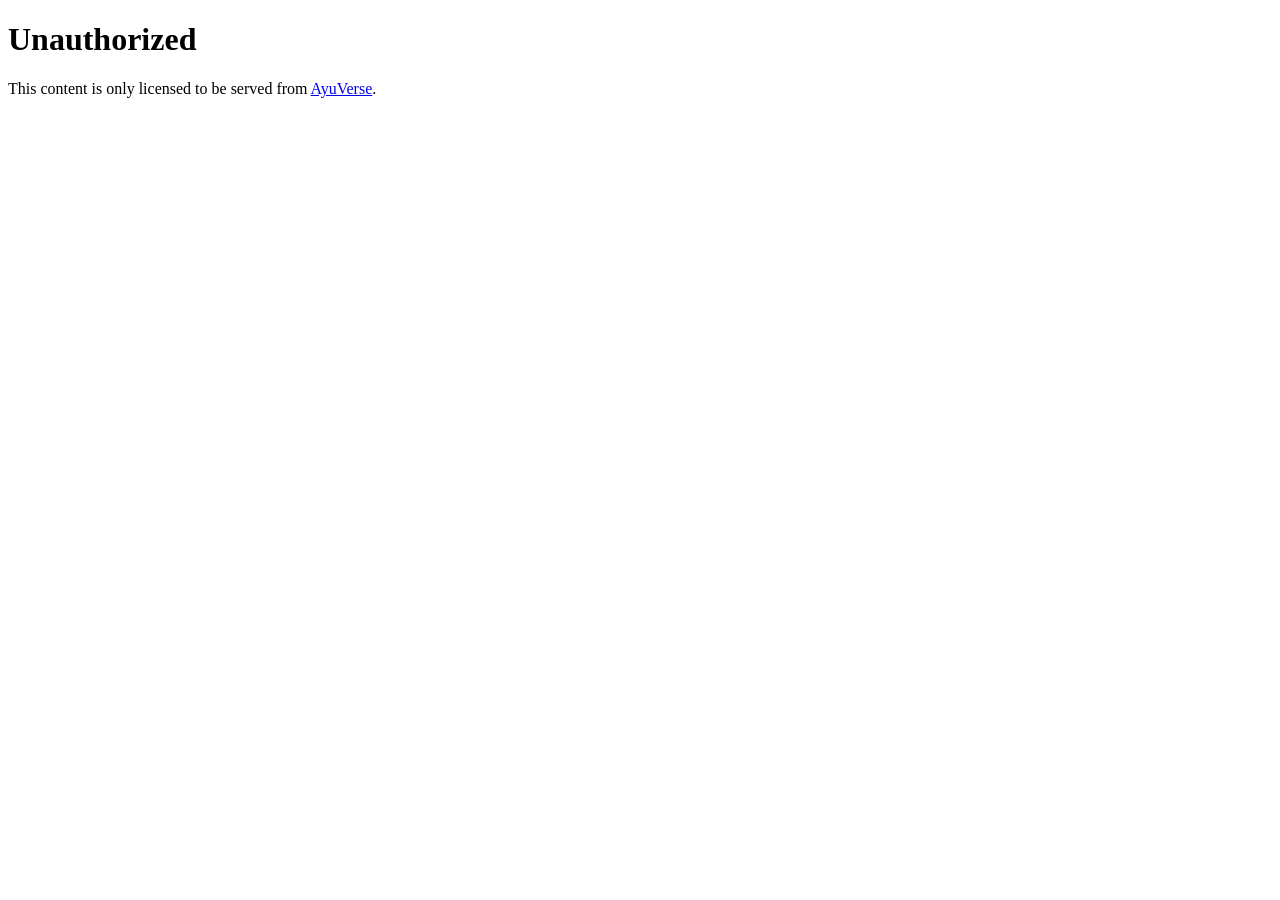
<file: index.html>
<!DOCTYPE html>
<html lang="en">
<head>
  <meta charset="UTF-8" />
  <meta name="viewport" content="width=device-width, initial-scale=1.0" />
  <title>AyuVerse — Free JEE Advanced Preparation | Physics, Chemistry, Maths</title>
<link rel="canonical" href="https://maurya-ayush02.github.io/" />
  <meta name="description" content="AyuVerse offers 100% free JEE Advanced preparation material — structured notes, previous year papers, and practice tests for Physics, Chemistry, and Mathematics." />
  <meta name="theme-color" content="#060814" />

  <!-- Security headers (GitHub Pages doesn't allow server headers; meta is the fallback) -->
  <meta http-equiv="Content-Security-Policy" content="default-src 'self'; script-src 'self'; style-src 'self' https://fonts.googleapis.com; font-src https://fonts.gstatic.com; img-src 'self' data:; connect-src 'none'; frame-ancestors 'none';" />
  <meta http-equiv="X-Frame-Options" content="DENY" />
  <meta name="referrer" content="strict-origin-when-cross-origin" />
  <meta http-equiv="Permissions-Policy" content="camera=(), microphone=(), geolocation=(), payment=()" />
  <link rel="icon" type="image/png" sizes="32x32" href="assets/images/favicon-32x32.png" />
  <link rel="icon" type="image/png" sizes="16x16" href="assets/images/favicon-16x16.png" />
  <link rel="apple-touch-icon" sizes="180x180" href="assets/images/apple-touch-icon.png" />
  <link rel="manifest" href="site.webmanifest" />

  <!-- Open Graph -->
  <meta property="og:title" content="AyuVerse — Where Future Engineers Are Built" />
  <meta property="og:description" content="100% free JEE Advanced preparation — Physics, Chemistry, and Mathematics, all in one place." />
  <meta property="og:type" content="website" />
  <meta property="og:url" content="https://maurya-ayush02.github.io/" />
  <meta property="og:image" content="https://maurya-ayush02.github.io/assets/images/logo-full.webp" />

  <!-- Fonts -->
  <link rel="preconnect" href="https://fonts.googleapis.com" />
  <link rel="preconnect" href="https://fonts.gstatic.com" crossorigin />
  <link href="https://fonts.googleapis.com/css2?family=Space+Grotesk:wght@500;600;700&family=Inter:wght@400;500;600;700;800&family=JetBrains+Mono:wght@400;500&display=swap" rel="stylesheet" />

  <link rel="stylesheet" href="css/style.css?v=86c49ce" />
</head>
<body>

  <!-- Skip link for keyboard/screen-reader users -->
  <a class="skip-link" href="#main">Skip to content</a>

  <!-- Announcement ticker -->
  <div class="ticker">
    <div class="ticker__track">
      <div class="ticker__group">
        <span>🚀 100% Free — No Sign-up Fees, No Hidden Costs</span>
        <span>🚀 Physics · Chemistry · Mathematics, All in One Place</span>
        <span>🚀 Built for JEE Advanced Aspirants</span>
        <span>🚀 Quality Prep Shouldn't Cost a Fortune</span>
        <span>🚀 Study at Your Own Pace, Anytime</span>
      </div>
      <div class="ticker__group" aria-hidden="true">
        <span>🚀 100% Free — No Sign-up Fees, No Hidden Costs</span>
        <span>🚀 Physics · Chemistry · Mathematics, All in One Place</span>
        <span>🚀 Built for JEE Advanced Aspirants</span>
        <span>🚀 Quality Prep Shouldn't Cost a Fortune</span>
        <span>🚀 Study at Your Own Pace, Anytime</span>
      </div>
    </div>
  </div>

  <!-- Header / Nav -->
  <header class="header" id="top">
    <nav class="nav container">
      <a href="#home" class="nav__brand">
        <img src="assets/images/icon-mark.webp" alt="AyuVerse" class="nav__icon" width="36" height="36" />
        <span class="nav__wordmark">Ayu<span>Verse</span></span>
      </a>

      <button class="nav__toggle" id="navToggle" aria-label="Toggle menu" aria-expanded="false" aria-controls="navMenu">
        <span></span><span></span><span></span>
      </button>

      <div class="nav__menu" id="navMenu">
        <ul class="nav__links">
          <li><a href="#home">Home</a></li>
          <li class="nav__dropdown">
            <button class="nav__dropdown-toggle" id="subjectsToggle" aria-expanded="false" aria-controls="subjectsPanel">
              Subjects
              <svg width="10" height="6" viewBox="0 0 10 6" fill="none" aria-hidden="true"><path d="M1 1L5 5L9 1" stroke="currentColor" stroke-width="1.6" stroke-linecap="round" stroke-linejoin="round"/></svg>
            </button>
            <div class="nav__dropdown-panel" id="subjectsPanel">
              <a href="physics.html"><img src="assets/images/physics.webp" alt="" /><span>Physics</span></a>
              <a href="maths.html"><img src="assets/images/maths.webp" alt="" /><span>Mathematics</span></a>
              <a href="chemistry.html"><img src="assets/images/chemistry.webp" alt="" /><span>Chemistry</span></a>
            </div>
          </li>
          <li><a href="#resources">Resources</a></li>
          <li><a href="#about">About</a></li>
          <li><a href="#contact">Contact</a></li>
        </ul>
        <a href="#subjects" class="btn btn--primary btn--sm nav__cta">Start Learning</a>
      </div>
      <div class="nav__scrim" id="navScrim"></div>
    </nav>
  </header>

  <main id="main">
    <!-- Hero -->
    <section class="hero" id="home">
      <canvas class="hero__canvas" id="constellation" aria-hidden="true"></canvas>
      <div class="hero__glow" aria-hidden="true"></div>
      <div class="container hero__inner">
        <p class="eyebrow">🚀 100% Free · JEE Advanced</p>
        <h1 class="hero__title">Where future engineers<br /> are <span class="text-gradient">built.</span></h1>
        <p class="hero__subtitle">Structured notes, previous year papers, and practice tests for Physics, Chemistry, and Mathematics — free for every JEE Advanced aspirant.</p>
        <div class="hero__actions">
          <a href="#subjects" class="btn btn--primary">Explore Subjects</a>
          <a href="#about" class="btn btn--ghost">Why AyuVerse</a>
        </div>
      </div>
    </section>

    <!-- Subjects -->
    <section class="subjects" id="subjects">
      <div class="container">
        <div class="section-head">
          <p class="eyebrow">Core Subjects</p>
          <h2>Everything organized by subject</h2>
          <p class="section-head__sub">Pick a subject and start where you need to.</p>
        </div>

        <div class="subject-grid">
          <article class="subject-card">
            <div class="subject-card__art">
              <img src="assets/images/physics.webp" alt="Physics — glowing atom and field diagrams" loading="lazy" width="1000" height="920" />
            </div>
            <div class="subject-card__body">
              <h3>Physics</h3>
              <p>Mechanics, electromagnetism, optics, and modern physics — explained the way JEE actually tests them.</p>
              <a href="physics.html" class="subject-card__link">Explore Physics <span aria-hidden="true">→</span></a>
            </div>
          </article>

          <article class="subject-card">
            <div class="subject-card__art">
              <img src="assets/images/maths.webp" alt="Mathematics — geometric and algebraic diagrams" loading="lazy" width="1000" height="837" />
            </div>
            <div class="subject-card__body">
              <h3>Mathematics</h3>
              <p>Calculus, algebra, coordinate geometry, and trigonometry, with problems that build real speed.</p>
              <a href="maths.html" class="subject-card__link">Explore Mathematics <span aria-hidden="true">→</span></a>
            </div>
          </article>

          <article class="subject-card">
            <div class="subject-card__art">
              <img src="assets/images/chemistry.webp" alt="Chemistry — atomic structure and molecule diagrams" loading="lazy" width="747" height="687" />
            </div>
            <div class="subject-card__body">
              <h3>Chemistry</h3>
              <p>Physical, organic, and inorganic chemistry — reactions and concepts explained so they actually stick.</p>
              <a href="chemistry.html" class="subject-card__link">Explore Chemistry <span aria-hidden="true">→</span></a>
            </div>
          </article>
        </div>
      </div>
    </section>

    <!-- Resources -->
    <section class="resources" id="resources">
      <div class="container">
        <div class="section-head">
          <p class="eyebrow">What's Inside</p>
          <h2>Study material, not just links</h2>
          <p class="section-head__sub">Every resource is built to be used while you're actually studying.</p>
        </div>

        <div class="resource-grid">
          <div class="resource-tile">
            <div class="resource-tile__icon" aria-hidden="true">
              <svg viewBox="0 0 24 24" fill="none"><path d="M5 4a2 2 0 0 1 2-2h8l4 4v14a2 2 0 0 1-2 2H7a2 2 0 0 1-2-2V4Z" stroke="currentColor" stroke-width="1.5" stroke-linejoin="round"/><path d="M14 2v4a1 1 0 0 0 1 1h4" stroke="currentColor" stroke-width="1.5" stroke-linejoin="round"/><path d="M8 12h8M8 16h8M8 8h3" stroke="currentColor" stroke-width="1.5" stroke-linecap="round"/></svg>
            </div>
            <h3>Structured Notes</h3>
            <p>Concept-first notes for every chapter, written to build understanding, not just cover the syllabus.</p>
          </div>

        <a class="hub-card hub-card--live resource-tile" href="jee-advanced-pyq-archive.html">
            <span class="hub-card__badge hub-card__badge--live">Live</span>
            <div class="resource-tile__icon" aria-hidden="true">
              <svg viewBox="0 0 24 24" fill="none"><path d="M4 19.5V6a2 2 0 0 1 2-2h13a1 1 0 0 1 1 1v13.5" stroke="currentColor" stroke-width="1.5" stroke-linecap="round" stroke-linejoin="round"/><path d="M6 22a2 2 0 0 1-2-2v0a2 2 0 0 1 2-2h14" stroke="currentColor" stroke-width="1.5" stroke-linecap="round" stroke-linejoin="round"/></svg>
            </div>
            <h3>Previous Year Papers</h3>
            <p>Solved JEE Advanced papers, year by year — 2007 to 2026, official PDFs, one click away.</p>
            <span class="hub-card__cta">Browse papers <span aria-hidden="true">→</span></span>
        </a>
       
          <div class="resource-tile">
            <div class="resource-tile__icon" aria-hidden="true">
              <svg viewBox="0 0 24 24" fill="none"><circle cx="12" cy="12" r="9" stroke="currentColor" stroke-width="1.5"/><path d="M12 7v5l3.5 2" stroke="currentColor" stroke-width="1.5" stroke-linecap="round" stroke-linejoin="round"/></svg>
            </div>
            <h3>Practice Tests</h3>
            <p>Timed tests that mirror the real exam format, built to train pace as much as accuracy.</p>
          </div>

          <div class="resource-tile">
            <div class="resource-tile__icon" aria-hidden="true">
              <svg viewBox="0 0 24 24" fill="none"><path d="M12 2 3 7v10l9 5 9-5V7l-9-5Z" stroke="currentColor" stroke-width="1.5" stroke-linejoin="round"/><path d="M3 7l9 5 9-5M12 12v10" stroke="currentColor" stroke-width="1.5" stroke-linejoin="round"/></svg>
            </div>
            <h3>Formula Sheets</h3>
            <p>Quick-reference sheets for every subject, built for fast revision before an exam.</p>
          </div>
        </div>
      </div>
    </section>

    <!-- About -->
    <section class="about" id="about">
      <div class="container about__inner">
        <div class="about__art" aria-hidden="true">
          <img src="assets/images/logo-full.webp" alt="" loading="lazy" />
        </div>
        <div class="about__content">
          <p class="eyebrow">Why AyuVerse</p>
          <h2>Good preparation shouldn't depend on how much you can pay.</h2>
          <p>AyuVerse exists to put complete JEE Advanced material in front of any student who wants it — no paywalls, no locked chapters, no premium tier. Physics, Chemistry, and Mathematics, organized the way you'll actually use them while studying.</p>
          <p>If it helps you prepare, it belongs here for free.</p>
        </div>
      </div>

      <!-- Creator card -->
      <div class="container">
        <div class="creator-card">
          <div class="creator-card__avatar" aria-hidden="true">AM</div>
          <div class="creator-card__info">
            <p class="eyebrow">Creator &amp; Founder</p>
            <h3>Ayush Maurya</h3>
            <ul class="creator-card__meta">
              <li>
                <svg viewBox="0 0 24 24" fill="none" aria-hidden="true"><path d="M12 2a7 7 0 0 1 7 7c0 5-7 13-7 13S5 14 5 9a7 7 0 0 1 7-7Z" stroke="currentColor" stroke-width="1.5"/><circle cx="12" cy="9" r="2.5" stroke="currentColor" stroke-width="1.5"/></svg>
                Mariahu, Jaunpur, Uttar Pradesh
              </li>
              <li>
                <svg viewBox="0 0 24 24" fill="none" aria-hidden="true"><rect x="3" y="4" width="18" height="16" rx="2" stroke="currentColor" stroke-width="1.5"/><path d="M8 2v4M16 2v4M3 10h18" stroke="currentColor" stroke-width="1.5" stroke-linecap="round"/></svg>
                Class 10 · Batch 2026–27
              </li>
            </ul>
          </div>
        </div>
      </div>
    </section>

    <!-- Contact / CTA -->
    <section class="cta" id="contact">
      <div class="container cta__inner">
        <h2>Ready to start?</h2>
        <p>Jump into Physics, Chemistry, or Mathematics — or reach out if you have questions.</p>
        <div class="hero__actions">
          <a href="#subjects" class="btn btn--primary">Explore Subjects</a>
          <!-- TODO: replace with your real contact email -->
          <span class="btn btn--ghost" style="opacity:.45;cursor:default;pointer-events:none;">Contact Form Coming Soon</span>
        </div>
      </div>
    </section>
  </main>

  <!-- Footer -->
  <footer class="footer">
    <div class="container footer__inner">
      <div class="footer__brand">
        <a href="#home" class="nav__brand">
          <img src="assets/images/icon-mark.webp" alt="AyuVerse" class="nav__icon" width="32" height="32" />
          <span class="nav__wordmark">Ayu<span>Verse</span></span>
        </a>
        <p>Where future engineers are built.</p>
      </div>

      <div class="footer__links">
        <h4>Site</h4>
        <ul>
          <li><a href="#home">Home</a></li>
          <li><a href="#subjects">Subjects</a></li>
          <li><a href="#resources">Resources</a></li>
          <li><a href="#about">About</a></li>
          <li><a href="#contact">Contact</a></li>
        </ul>
      </div>

      <div class="footer__links">
        <h4>Subjects</h4>
        <ul>
          <li><a href="physics.html">Physics</a></li>
          <li><a href="maths.html">Mathematics</a></li>
          <li><a href="chemistry.html">Chemistry</a></li>
        </ul>
      </div>

      <div class="footer__links">
        <h4>Connect</h4>
        <ul>
          <!-- TODO: replace with your real links -->
          <li><span style="color:var(--text-tertiary);font-size:.92rem;">Contact form coming soon</span></li>
          <li><a href="https://github.com/maurya-ayush02" target="_blank" rel="noopener">GitHub</a></li>
        </ul>
      </div>
    </div>
    <div class="container footer__bottom">
      <p>© 2026 AyuVerse. Free forever for JEE Advanced aspirants. · <a href="terms.html" style="color:inherit;text-decoration:underline;">Terms &amp; Conditions</a></p>
    </div>
  </footer>

  <!-- Cookie Consent Banner -->
  <div class="cookie-banner" id="cookieBanner" role="dialog" aria-label="Cookie consent" aria-live="polite" hidden>
    <div class="cookie-banner__inner">
      <div class="cookie-banner__text">
        <p class="cookie-banner__title">🍪 We use cookies</p>
        <p>We use cookies to improve your experience. By clicking "Allow All", you also agree to receive browser notifications when new content is added.</p>
      </div>
      <div class="cookie-banner__actions">
        <button class="btn btn--ghost btn--sm" id="cookieDeny">Decline</button>
        <button class="btn btn--primary btn--sm" id="cookieAllow">Allow All</button>
      </div>
    </div>
  </div>

  <!-- Toast notification -->
  <div class="toast" id="toast" role="status" aria-live="polite" hidden>
    <svg width="18" height="18" viewBox="0 0 24 24" fill="none" aria-hidden="true"><path d="M9 12l2 2 4-4" stroke="currentColor" stroke-width="2" stroke-linecap="round" stroke-linejoin="round"/><circle cx="12" cy="12" r="9" stroke="currentColor" stroke-width="1.5"/></svg>
    <span>Notifications Enabled! You will now be notified when new content is added to the website.</span>
  </div>

  <script src="js/script.js?v=86c49ce"></script>
</body>
</html>
</file>
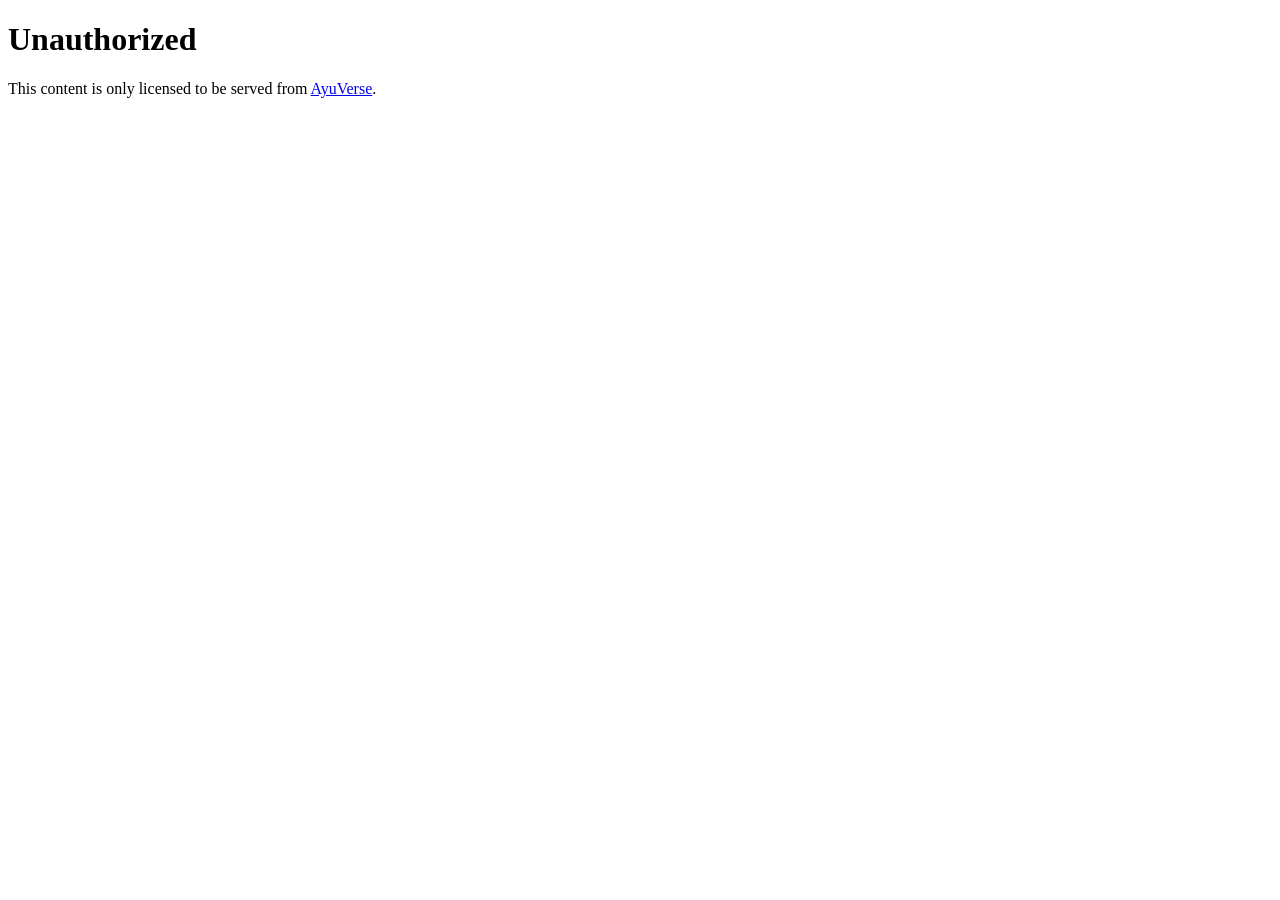
<file: chemistry.html>
<!DOCTYPE html>
<html lang="en">
<head>
  <meta charset="UTF-8" />
  <meta name="viewport" content="width=device-width, initial-scale=1.0" />
  <title>Chemistry — AyuVerse</title>
<link rel="canonical" href="https://maurya-ayush02.github.io/chemistry.html" />
  <meta name="description" content="Free JEE Advanced Chemistry preparation on AyuVerse — notes, PYQs, and practice tests." />
  <meta name="theme-color" content="#060814" />

  <!-- Security headers -->
  <meta http-equiv="Content-Security-Policy" content="default-src 'self'; script-src 'self'; style-src 'self' https://fonts.googleapis.com; font-src https://fonts.gstatic.com; img-src 'self' data:; connect-src 'none'; frame-ancestors 'none';" />
  <meta http-equiv="X-Frame-Options" content="DENY" />
  <meta name="referrer" content="strict-origin-when-cross-origin" />
  <meta http-equiv="Permissions-Policy" content="camera=(), microphone=(), geolocation=(), payment=()" />

  <link rel="icon" type="image/x-icon" href="favicon.ico" />
  <link rel="icon" type="image/png" sizes="32x32" href="assets/images/favicon-32x32.png" />
  <link rel="icon" type="image/png" sizes="16x16" href="assets/images/favicon-16x16.png" />
  <link rel="apple-touch-icon" sizes="180x180" href="assets/images/apple-touch-icon.png" />
  <link rel="manifest" href="site.webmanifest" />

  <link rel="preconnect" href="https://fonts.googleapis.com" />
  <link rel="preconnect" href="https://fonts.gstatic.com" crossorigin />
  <link href="https://fonts.googleapis.com/css2?family=Space+Grotesk:wght@500;600;700&family=Inter:wght@400;500;600;700;800&family=JetBrains+Mono:wght@400;500&display=swap" rel="stylesheet" />

  <link rel="stylesheet" href="css/style.css?v=86c49ce" />
</head>
<body>
  <a class="skip-link" href="#main">Skip to content</a>
  <div class="ticker">
    <div class="ticker__track">
      <div class="ticker__group">
        <span>🚀 100% Free — No Sign-up Fees, No Hidden Costs</span>
        <span>🚀 Physics · Chemistry · Mathematics, All in One Place</span>
        <span>🚀 Built for JEE Advanced Aspirants</span>
        <span>🚀 Quality Prep Shouldn't Cost a Fortune</span>
        <span>🚀 Study at Your Own Pace, Anytime</span>
      </div>
      <div class="ticker__group" aria-hidden="true">
        <span>🚀 100% Free — No Sign-up Fees, No Hidden Costs</span>
        <span>🚀 Physics · Chemistry · Mathematics, All in One Place</span>
        <span>🚀 Built for JEE Advanced Aspirants</span>
        <span>🚀 Quality Prep Shouldn't Cost a Fortune</span>
        <span>🚀 Study at Your Own Pace, Anytime</span>
      </div>
    </div>
  </div>
  <header class="header" id="top">
    <nav class="nav container">
      <a href="index.html#home" class="nav__brand">
        <img src="assets/images/icon-mark.webp" alt="AyuVerse" class="nav__icon" width="36" height="36" />
        <span class="nav__wordmark">Ayu<span>Verse</span></span>
      </a>

      <button class="nav__toggle" id="navToggle" aria-label="Toggle menu" aria-expanded="false" aria-controls="navMenu">
        <span></span><span></span><span></span>
      </button>

      <div class="nav__menu" id="navMenu">
        <ul class="nav__links">
          <li><a href="index.html#home">Home</a></li>
          <li class="nav__dropdown">
            <button class="nav__dropdown-toggle" id="subjectsToggle" aria-expanded="false" aria-controls="subjectsPanel">
              Subjects
              <svg width="10" height="6" viewBox="0 0 10 6" fill="none" aria-hidden="true"><path d="M1 1L5 5L9 1" stroke="currentColor" stroke-width="1.6" stroke-linecap="round" stroke-linejoin="round"/></svg>
            </button>
            <div class="nav__dropdown-panel" id="subjectsPanel">
              <a href="physics.html"><img src="assets/images/physics.webp" alt="" /><span>Physics</span></a>
              <a href="maths.html"><img src="assets/images/maths.webp" alt="" /><span>Mathematics</span></a>
              <a href="chemistry.html"><img src="assets/images/chemistry.webp" alt="" /><span>Chemistry</span></a>
            </div>
          </li>
          <li><a href="index.html#resources">Resources</a></li>
          <li><a href="index.html#about">About</a></li>
          <li><a href="index.html#contact">Contact</a></li>
        </ul>
        <a href="index.html#subjects" class="btn btn--primary btn--sm nav__cta">Start Learning</a>
      </div>
      <div class="nav__scrim" id="navScrim"></div>
    </nav>
  </header>
  <main id="main">
    <section class="subject-hero">
      <div class="container">
        <p class="eyebrow" style="justify-content:center">Coming Soon</p>
        <img class="subject-hero__art" src="assets/images/chemistry.webp" alt="Chemistry symbol" width="747" height="687" />
        <h1>Chemistry <span class="text-gradient">hub</span></h1>
        <p>Physical, organic, and inorganic chemistry — reactions and concepts explained so they actually stick. This page is where the full Chemistry notes, previous year papers, and practice tests will live — we're building it next.</p>
        <a href="index.html#subjects" class="btn btn--primary">Back to Subjects</a>
      </div>
    </section>
  </main>
  <footer class="footer">
    <div class="container footer__inner">
      <div class="footer__brand">
        <a href="index.html#home" class="nav__brand">
          <img src="assets/images/icon-mark.webp" alt="AyuVerse" class="nav__icon" width="32" height="32" />
          <span class="nav__wordmark">Ayu<span>Verse</span></span>
        </a>
        <p>Where future engineers are built.</p>
      </div>

      <div class="footer__links">
        <h4>Site</h4>
        <ul>
          <li><a href="index.html#home">Home</a></li>
          <li><a href="index.html#subjects">Subjects</a></li>
          <li><a href="index.html#resources">Resources</a></li>
          <li><a href="index.html#about">About</a></li>
          <li><a href="index.html#contact">Contact</a></li>
        </ul>
      </div>

      <div class="footer__links">
        <h4>Subjects</h4>
        <ul>
          <li><a href="physics.html">Physics</a></li>
          <li><a href="maths.html">Mathematics</a></li>
          <li><a href="chemistry.html">Chemistry</a></li>
        </ul>
      </div>

      <div class="footer__links">
        <h4>Connect</h4>
        <ul>
          <li><span style="color:var(--text-tertiary);font-size:.92rem;">Contact form coming soon</span></li>
          <li><a href="https://github.com/maurya-ayush02" target="_blank" rel="noopener">GitHub</a></li>
        </ul>
      </div>
    </div>
    <div class="container footer__bottom">
      <p>© 2026 AyuVerse. Free forever for JEE Advanced aspirants. · <a href="terms.html" style="color:inherit;text-decoration:underline;">Terms &amp; Conditions</a></p>
    </div>
  </footer>

  <!-- Cookie Consent Banner -->
  <div class="cookie-banner" id="cookieBanner" role="dialog" aria-label="Cookie consent" aria-live="polite" hidden>
    <div class="cookie-banner__inner">
      <div class="cookie-banner__text">
        <p class="cookie-banner__title">🍪 We use cookies</p>
        <p>We use cookies to improve your experience. By clicking "Allow All", you also agree to receive browser notifications when new content is added.</p>
      </div>
      <div class="cookie-banner__actions">
        <button class="btn btn--ghost btn--sm" id="cookieDeny">Decline</button>
        <button class="btn btn--primary btn--sm" id="cookieAllow">Allow All</button>
      </div>
    </div>
  </div>

  <!-- Toast notification -->
  <div class="toast" id="toast" role="status" aria-live="polite" hidden>
    <svg width="18" height="18" viewBox="0 0 24 24" fill="none" aria-hidden="true"><path d="M9 12l2 2 4-4" stroke="currentColor" stroke-width="2" stroke-linecap="round" stroke-linejoin="round"/><circle cx="12" cy="12" r="9" stroke="currentColor" stroke-width="1.5"/></svg>
    <span>Notifications Enabled! You will now be notified when new content is added to the website.</span>
  </div>

  <script src="js/script.js?v=86c49ce"></script>
</body>
</html>
</file>
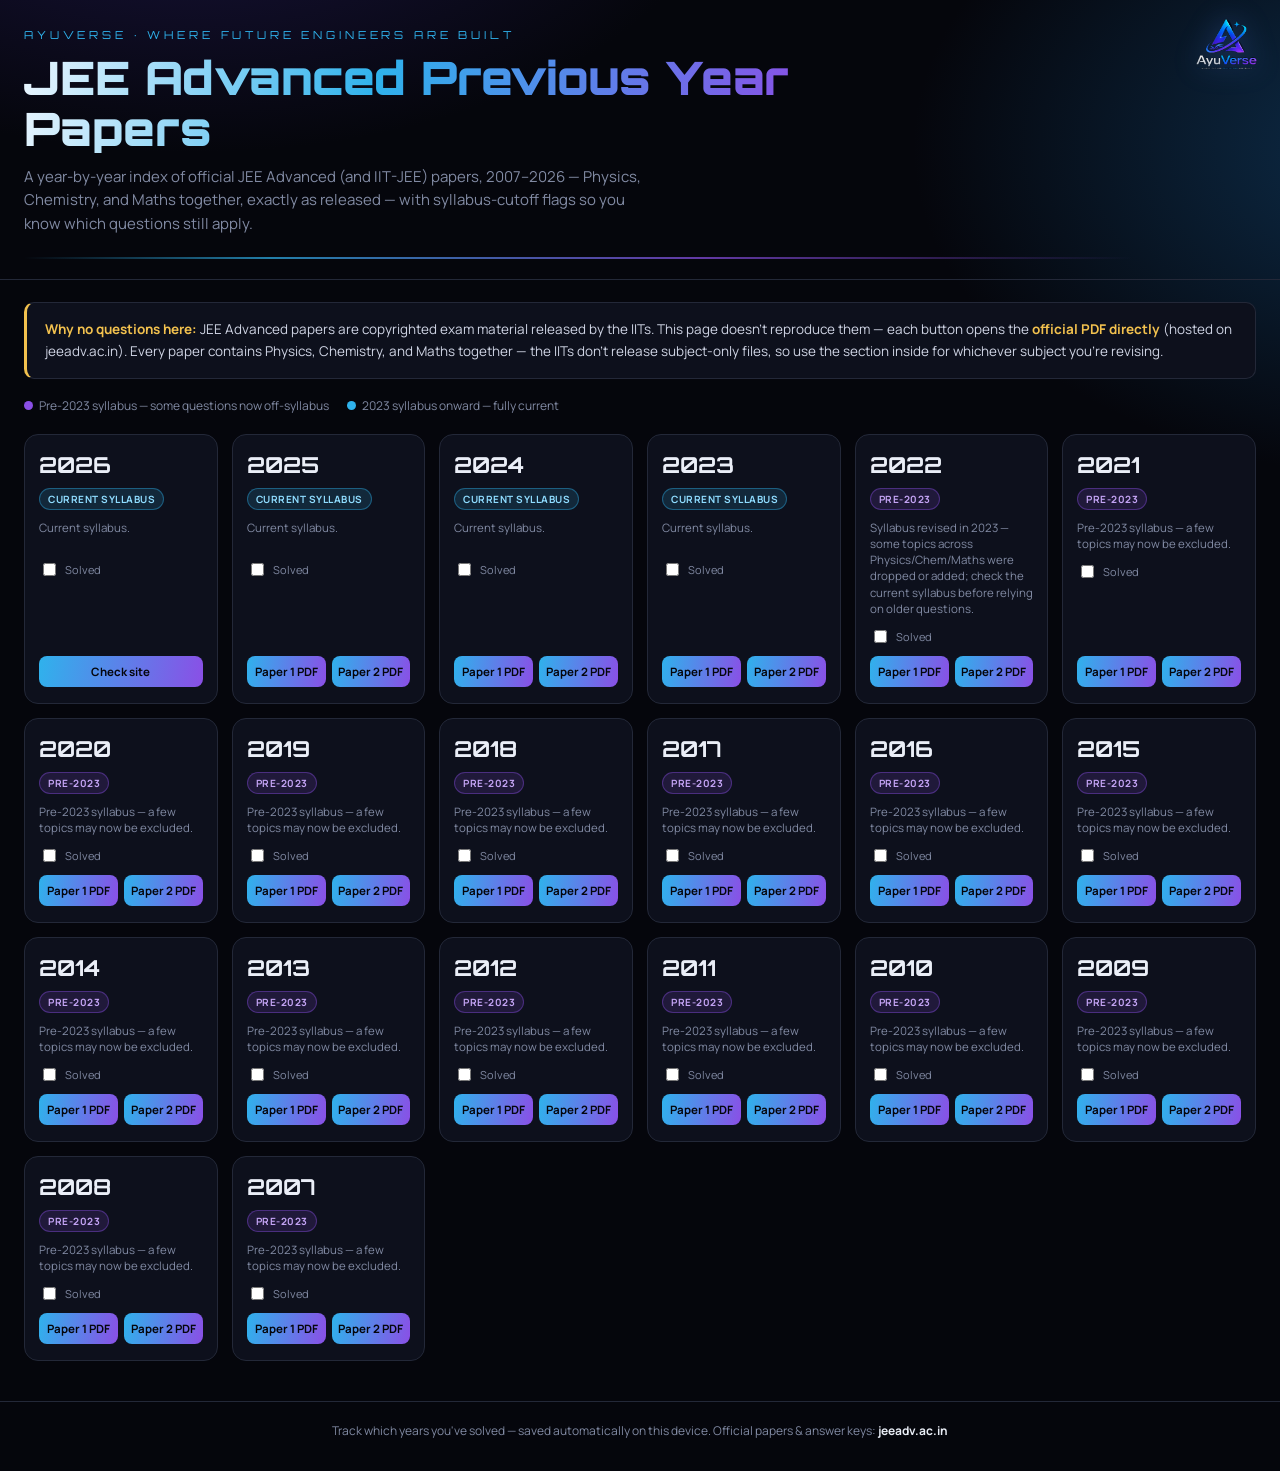
<file: jee-advanced-pyq-archive.html>
<!DOCTYPE html>
<html lang="en">
<head>
<meta charset="UTF-8">
<meta name="viewport" content="width=device-width, initial-scale=1.0">
<title>AyuVerse — JEE Advanced Previous Year Papers</title>
<meta name="description" content="Free archive of JEE Advanced previous year question papers on AyuVerse, organised by year for quick practice and revision." />
<link rel="canonical" href="https://maurya-ayush02.github.io/jee-advanced-pyq-archive.html" />
<link rel="preconnect" href="https://fonts.googleapis.com">
<link rel="preconnect" href="https://fonts.gstatic.com" crossorigin>
<link href="https://fonts.googleapis.com/css2?family=Orbitron:wght@500;700;900&family=Manrope:wght@400;500;600;700;800&display=swap" rel="stylesheet">
<style>
:root{
  --bg:#05060c;
  --surface:#0d101c;
  --surface-2:#12162536;
  --line:#232838;
  --blue:#2fb2ec;
  --violet:#8a4fe6;
  --ink:#eaeef7;
  --muted:#818aa3;
  --gold:#f2c14e;
}

*{box-sizing:border-box;}
html,body{margin:0;padding:0;}
body{
  background:
    radial-gradient(ellipse 900px 500px at 15% -10%, #1a1440 0%, transparent 60%),
    radial-gradient(ellipse 900px 600px at 110% 10%, #0d2d4a 0%, transparent 55%),
    var(--bg);
  color:var(--ink);
  font-family:'Manrope',sans-serif;
  min-height:100vh;
}

/* ---------- Header ---------- */
header{
  position:relative;
  padding:28px 24px 20px;
  border-bottom:1px solid var(--line);
}
.logo-corner{
  position:absolute;
  top:16px;
  right:20px;
  display:flex;
  align-items:center;
  gap:10px;
}
.logo-corner img{
  height:56px;
  width:auto;
  filter:drop-shadow(0 0 14px rgba(90,140,255,0.35));
}
.eyebrow{
  font-family:'Orbitron',sans-serif;
  font-size:11px;
  letter-spacing:0.35em;
  color:var(--blue);
  text-transform:uppercase;
  margin:0 0 10px;
}
h1{
  font-family:'Orbitron',sans-serif;
  font-weight:900;
  font-size:clamp(28px,5vw,46px);
  margin:0;
  line-height:1.1;
  background:linear-gradient(100deg,#eaf6ff 0%, var(--blue) 45%, var(--violet) 100%);
  -webkit-background-clip:text;
  background-clip:text;
  color:transparent;
  max-width:780px;
}
.sub{
  color:var(--muted);
  font-size:15px;
  margin:12px 0 0;
  max-width:640px;
  line-height:1.55;
}
.sweep{
  height:2px;
  margin-top:22px;
  width:100%;
  background:linear-gradient(90deg, transparent, var(--blue) 20%, var(--violet) 55%, transparent 90%);
  opacity:0.7;
}

/* ---------- Notice ---------- */
.notice{
  margin:22px 24px 0;
  background:var(--surface);
  border:1px solid var(--line);
  border-left:3px solid var(--gold);
  border-radius:10px;
  padding:16px 18px;
  font-size:13.5px;
  color:#cfd4e4;
  line-height:1.6;
}
.notice b{color:var(--gold);}
.notice a{color:var(--blue);}

/* ---------- Legend ---------- */
.legend{
  display:flex;
  gap:18px;
  flex-wrap:wrap;
  margin:18px 24px 4px;
  font-size:12px;
  color:var(--muted);
}
.legend span{display:flex;align-items:center;gap:6px;}
.dot{width:9px;height:9px;border-radius:50%;display:inline-block;}
.dot.old{background:var(--violet);}
.dot.new{background:var(--blue);}

/* ---------- Grid ---------- */
.grid{
  display:grid;
  grid-template-columns:repeat(auto-fill,minmax(175px,1fr));
  gap:14px;
  padding:16px 24px 40px;
}
.card{
  position:relative;
  background:var(--surface);
  border:1px solid var(--line);
  border-radius:14px;
  padding:16px 14px;
  display:flex;
  flex-direction:column;
  gap:10px;
  transition:transform .18s ease, border-color .18s ease, box-shadow .18s ease;
}
.card:hover{
  transform:translateY(-3px);
  border-color:var(--blue);
  box-shadow:0 8px 24px -8px rgba(47,178,236,0.35);
}
.year{
  font-family:'Orbitron',sans-serif;
  font-weight:700;
  font-size:22px;
}
.tag{
  align-self:flex-start;
  font-size:10px;
  letter-spacing:0.05em;
  padding:3px 8px;
  border-radius:999px;
  text-transform:uppercase;
  font-weight:700;
}
.tag.old{background:rgba(138,79,230,0.15);color:#c4a4f5;border:1px solid rgba(138,79,230,0.4);}
.tag.new{background:rgba(47,178,236,0.15);color:#8fdcff;border:1px solid rgba(47,178,236,0.4);}
.note{font-size:11.5px;color:var(--muted);line-height:1.4;min-height:30px;}
.card .links{
  margin-top:auto;
  display:flex;
  gap:6px;
}
.card a.link{
  flex:1;
  font-size:11.5px;
  font-weight:700;
  color:var(--bg);
  background:linear-gradient(100deg,var(--blue),var(--violet));
  text-align:center;
  padding:8px 0;
  border-radius:8px;
  text-decoration:none;
}
.card a.link.disabled{
  background:none;
  border:1px solid var(--line);
  color:var(--muted);
  pointer-events:none;
}
.solved-row{
  display:flex;
  align-items:center;
  gap:6px;
  font-size:11px;
  color:var(--muted);
}
.solved-row input{accent-color:var(--blue);}
.answer-key{
  font-size:11px;
  background:rgba(47,178,236,0.08);
  border:1px solid rgba(47,178,236,0.3);
  border-radius:8px;
  padding:6px 8px;
}
.answer-key a{
  color:var(--blue);
  text-decoration:none;
  font-weight:700;
}
.answer-key a:hover{text-decoration:underline;}

/* ---------- Footer ---------- */
footer{
  border-top:1px solid var(--line);
  padding:20px 24px 32px;
  font-size:12px;
  color:var(--muted);
  text-align:center;
}
footer b{color:var(--ink);}

@media(max-width:480px){
  .logo-corner{position:static;justify-content:flex-start;margin-bottom:14px;}
  header{padding-top:20px;}
}
</style>
</head>
<body>

<header>
  <div class="logo-corner">
    <img src="assets/images/logo-full.webp" loading="lazy" alt="AyuVerse logo">
  </div>
  <p class="eyebrow">AyuVerse · Where Future Engineers Are Built</p>
  <h1>JEE Advanced Previous Year Papers</h1>
  <p class="sub">A year-by-year index of official JEE Advanced (and IIT-JEE) papers, 2007–2026 — Physics, Chemistry, and Maths together, exactly as released — with syllabus-cutoff flags so you know which questions still apply.</p>
  <div class="sweep"></div>
</header>

<div class="notice">
  <b>Why no questions here:</b> JEE Advanced papers are copyrighted exam material released by the IITs. This page doesn't reproduce them — each button opens the <b>official PDF directly</b> (hosted on jeeadv.ac.in). Every paper contains Physics, Chemistry, and Maths together — the IITs don't release subject-only files, so use the section inside for whichever subject you're revising.
</div>

<div class="legend">
  <span><span class="dot old"></span> Pre-2023 syllabus — some questions now off-syllabus</span>
  <span><span class="dot new"></span> 2023 syllabus onward — fully current</span>
</div>

<div class="grid" id="yearGrid"></div>

<footer>
  Track which years you've solved — saved automatically on this device. Official papers &amp; answer keys: <b>jeeadv.ac.in</b>
</footer>

<script>
const CUTOFF_NOTE = "Syllabus revised in 2023 — some topics across Physics/Chem/Maths were dropped or added; check the current syllabus before relying on older questions.";
const BASE = "https://jeeadv.ac.in/past_qps/";

// Years with an "_English" suffix in the official filenames (bilingual papers began 2019)
function pdfName(year, paper){
  return year >= 2019 ? `${year}_${paper}_English.pdf` : `${year}_${paper}.pdf`;
}

const years = [];
for (let y = 2026; y >= 2007; y--) {
  let note = "";
  if (y >= 2023) note = "Current syllabus.";
  else if (y === 2022) note = CUTOFF_NOTE;
  else note = "Pre-2023 syllabus — a few topics may now be excluded.";

  // 2026 papers aren't in the official archive listing yet as of this build —
  // point to the homepage instead of guessing a filename.
  const hasDirectPdf = y <= 2025;
  years.push({
    year: y,
    current: y >= 2023,
    note,
    p1: hasDirectPdf ? BASE + pdfName(y, 1) : "https://jeeadv.ac.in",
    p2: hasDirectPdf ? BASE + pdfName(y, 2) : "https://jeeadv.ac.in",
    direct: hasDirectPdf
  });
}

const grid = document.getElementById('yearGrid');
years.forEach(({year, current, note, p1, p2, direct}) => {
  const card = document.createElement('div');
  card.className = 'card';
  card.innerHTML = `
    <div class="year">${year}</div>
    <div class="tag ${current ? 'new' : 'old'}">${current ? 'Current syllabus' : 'Pre-2023'}</div>
    <div class="note">${note}</div>
    <label class="solved-row">
      <input type="checkbox" data-year="${year}"> Solved
    </label>
    <div class="answer-key" data-year="${year}" style="display:none;">
      <a href="https://jeeadv.ac.in" target="_blank" rel="noopener">✓ View official Answer Key ↗</a>
    </div>
    <div class="links">
      <a class="link" href="${p1}" target="_blank" rel="noopener">${direct ? 'Paper 1 PDF' : 'Check site'}</a>
      ${direct ? `<a class="link" href="${p2}" target="_blank" rel="noopener">Paper 2 PDF</a>` : ''}
    </div>
  `;
  grid.appendChild(card);
});

// Toggle the answer-key link whenever "Solved" is checked/unchecked
function refreshAnswerKeyVisibility(cb){
  const row = document.querySelector(`.answer-key[data-year="${cb.dataset.year}"]`);
  if (row) row.style.display = cb.checked ? 'block' : 'none';
}

// Persist "solved" checkboxes via window.storage (personal, per-device)
async function loadProgress(){
  try{
    const res = await window.storage.get('jee-pyq-progress');
    const data = res ? JSON.parse(res.value) : {};
    document.querySelectorAll('input[type=checkbox]').forEach(cb=>{
      if (data[cb.dataset.year]) cb.checked = true;
      refreshAnswerKeyVisibility(cb);
    });
  }catch(e){
    document.querySelectorAll('input[type=checkbox]').forEach(cb=>refreshAnswerKeyVisibility(cb));
  }
}
async function saveProgress(){
  const data = {};
  document.querySelectorAll('input[type=checkbox]').forEach(cb=>{
    data[cb.dataset.year] = cb.checked;
  });
  try{ await window.storage.set('jee-pyq-progress', JSON.stringify(data)); }catch(e){}
}
document.addEventListener('change', e=>{
  if (e.target.matches('input[type=checkbox]')){
    refreshAnswerKeyVisibility(e.target);
    saveProgress();
  }
});
loadProgress();
</script>

</body>
</html>
</file>
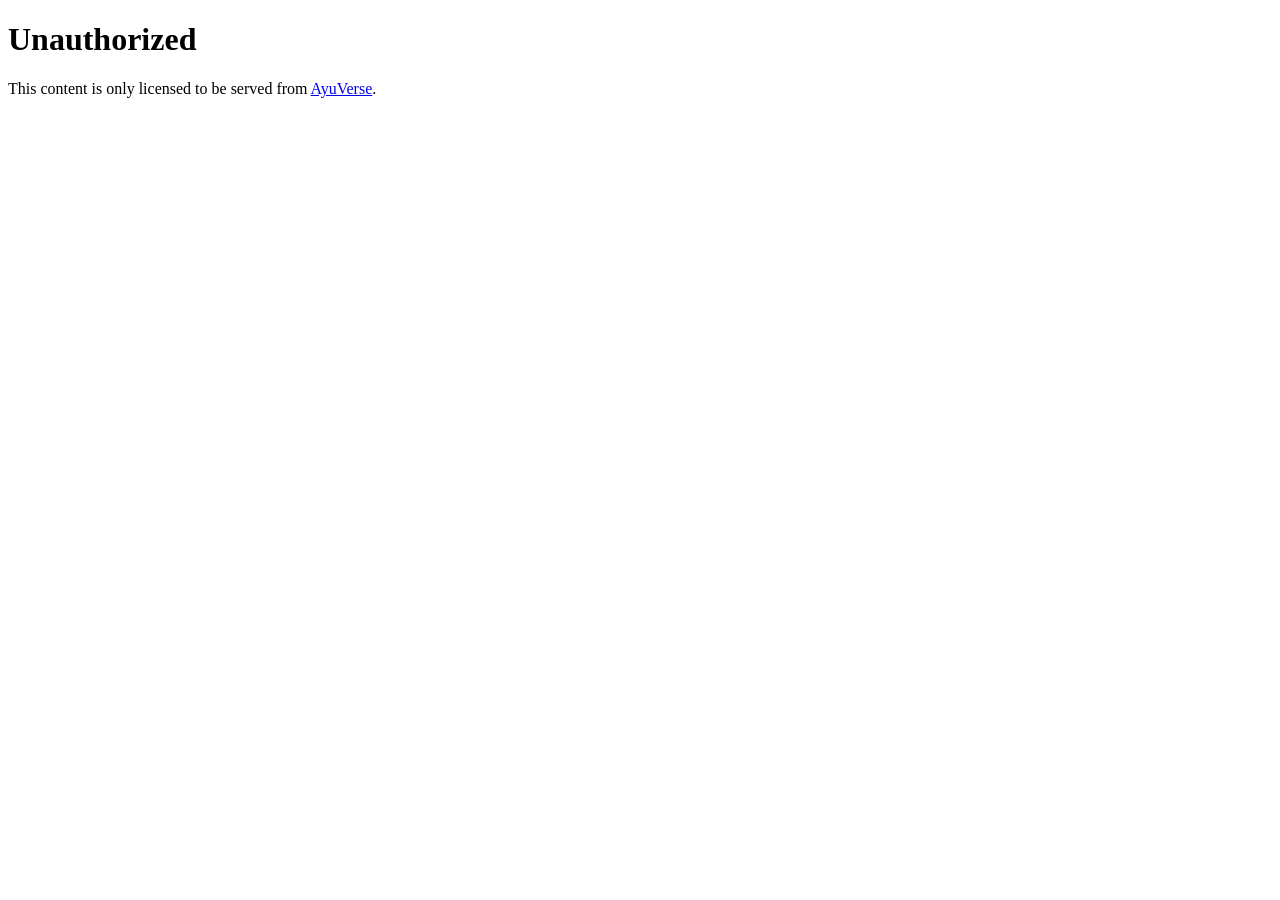
<file: maths.html>
<!DOCTYPE html>
<html lang="en">
<head>
  <meta charset="UTF-8" />
  <meta name="viewport" content="width=device-width, initial-scale=1.0" />
  <title>Mathematics — AyuVerse</title>
<link rel="canonical" href="https://maurya-ayush02.github.io/maths.html" />
  <meta name="description" content="Free JEE Advanced Mathematics preparation on AyuVerse — notes, PYQs, and practice tests." />
  <meta name="theme-color" content="#060814" />

  <!-- Security headers -->
  <meta http-equiv="Content-Security-Policy" content="default-src 'self'; script-src 'self'; style-src 'self' https://fonts.googleapis.com; font-src https://fonts.gstatic.com; img-src 'self' data:; connect-src 'none'; frame-ancestors 'none';" />
  <meta http-equiv="X-Frame-Options" content="DENY" />
  <meta name="referrer" content="strict-origin-when-cross-origin" />
  <meta http-equiv="Permissions-Policy" content="camera=(), microphone=(), geolocation=(), payment=()" />

  <link rel="icon" type="image/x-icon" href="favicon.ico" />
  <link rel="icon" type="image/png" sizes="32x32" href="assets/images/favicon-32x32.png" />
  <link rel="icon" type="image/png" sizes="16x16" href="assets/images/favicon-16x16.png" />
  <link rel="apple-touch-icon" sizes="180x180" href="assets/images/apple-touch-icon.png" />
  <link rel="manifest" href="site.webmanifest" />

  <link rel="preconnect" href="https://fonts.googleapis.com" />
  <link rel="preconnect" href="https://fonts.gstatic.com" crossorigin />
  <link href="https://fonts.googleapis.com/css2?family=Space+Grotesk:wght@500;600;700&family=Inter:wght@400;500;600;700;800&family=JetBrains+Mono:wght@400;500&display=swap" rel="stylesheet" />

  <link rel="stylesheet" href="css/style.css?v=86c49ce" />
</head>
<body>
  <a class="skip-link" href="#main">Skip to content</a>
  <div class="ticker">
    <div class="ticker__track">
      <div class="ticker__group">
        <span>🚀 100% Free — No Sign-up Fees, No Hidden Costs</span>
        <span>🚀 Physics · Chemistry · Mathematics, All in One Place</span>
        <span>🚀 Built for JEE Advanced Aspirants</span>
        <span>🚀 Quality Prep Shouldn't Cost a Fortune</span>
        <span>🚀 Study at Your Own Pace, Anytime</span>
      </div>
      <div class="ticker__group" aria-hidden="true">
        <span>🚀 100% Free — No Sign-up Fees, No Hidden Costs</span>
        <span>🚀 Physics · Chemistry · Mathematics, All in One Place</span>
        <span>🚀 Built for JEE Advanced Aspirants</span>
        <span>🚀 Quality Prep Shouldn't Cost a Fortune</span>
        <span>🚀 Study at Your Own Pace, Anytime</span>
      </div>
    </div>
  </div>
  <header class="header" id="top">
    <nav class="nav container">
      <a href="index.html#home" class="nav__brand">
        <img src="assets/images/icon-mark.webp" alt="AyuVerse" class="nav__icon" width="36" height="36" />
        <span class="nav__wordmark">Ayu<span>Verse</span></span>
      </a>

      <button class="nav__toggle" id="navToggle" aria-label="Toggle menu" aria-expanded="false" aria-controls="navMenu">
        <span></span><span></span><span></span>
      </button>

      <div class="nav__menu" id="navMenu">
        <ul class="nav__links">
          <li><a href="index.html#home">Home</a></li>
          <li class="nav__dropdown">
            <button class="nav__dropdown-toggle" id="subjectsToggle" aria-expanded="false" aria-controls="subjectsPanel">
              Subjects
              <svg width="10" height="6" viewBox="0 0 10 6" fill="none" aria-hidden="true"><path d="M1 1L5 5L9 1" stroke="currentColor" stroke-width="1.6" stroke-linecap="round" stroke-linejoin="round"/></svg>
            </button>
            <div class="nav__dropdown-panel" id="subjectsPanel">
              <a href="physics.html"><img src="assets/images/physics.webp" alt="" /><span>Physics</span></a>
              <a href="maths.html"><img src="assets/images/maths.webp" alt="" /><span>Mathematics</span></a>
              <a href="chemistry.html"><img src="assets/images/chemistry.webp" alt="" /><span>Chemistry</span></a>
            </div>
          </li>
          <li><a href="index.html#resources">Resources</a></li>
          <li><a href="index.html#about">About</a></li>
          <li><a href="index.html#contact">Contact</a></li>
        </ul>
        <a href="index.html#subjects" class="btn btn--primary btn--sm nav__cta">Start Learning</a>
      </div>
      <div class="nav__scrim" id="navScrim"></div>
    </nav>
  </header>
  <main id="main">
    <section class="subject-hero">
      <div class="container">
        <p class="eyebrow" style="justify-content:center">Coming Soon</p>
        <img class="subject-hero__art" src="assets/images/maths.webp" alt="Mathematics symbol" width="1000" height="837" />
        <h1>Mathematics <span class="text-gradient">hub</span></h1>
        <p>Calculus, algebra, coordinate geometry, and trigonometry, with problems that build real speed. This page is where the full Mathematics notes, previous year papers, and practice tests will live — we're building it next.</p>
        <a href="index.html#subjects" class="btn btn--primary">Back to Subjects</a>
      </div>
    </section>
  </main>
  <footer class="footer">
    <div class="container footer__inner">
      <div class="footer__brand">
        <a href="index.html#home" class="nav__brand">
          <img src="assets/images/icon-mark.webp" alt="AyuVerse" class="nav__icon" width="32" height="32" />
          <span class="nav__wordmark">Ayu<span>Verse</span></span>
        </a>
        <p>Where future engineers are built.</p>
      </div>

      <div class="footer__links">
        <h4>Site</h4>
        <ul>
          <li><a href="index.html#home">Home</a></li>
          <li><a href="index.html#subjects">Subjects</a></li>
          <li><a href="index.html#resources">Resources</a></li>
          <li><a href="index.html#about">About</a></li>
          <li><a href="index.html#contact">Contact</a></li>
        </ul>
      </div>

      <div class="footer__links">
        <h4>Subjects</h4>
        <ul>
          <li><a href="physics.html">Physics</a></li>
          <li><a href="maths.html">Mathematics</a></li>
          <li><a href="chemistry.html">Chemistry</a></li>
        </ul>
      </div>

      <div class="footer__links">
        <h4>Connect</h4>
        <ul>
          <li><span style="color:var(--text-tertiary);font-size:.92rem;">Contact form coming soon</span></li>
          <li><a href="https://github.com/maurya-ayush02" target="_blank" rel="noopener">GitHub</a></li>
        </ul>
      </div>
    </div>
    <div class="container footer__bottom">
      <p>© 2026 AyuVerse. Free forever for JEE Advanced aspirants. · <a href="terms.html" style="color:inherit;text-decoration:underline;">Terms &amp; Conditions</a></p>
    </div>
  </footer>

  <!-- Cookie Consent Banner -->
  <div class="cookie-banner" id="cookieBanner" role="dialog" aria-label="Cookie consent" aria-live="polite" hidden>
    <div class="cookie-banner__inner">
      <div class="cookie-banner__text">
        <p class="cookie-banner__title">🍪 We use cookies</p>
        <p>We use cookies to improve your experience. By clicking "Allow All", you also agree to receive browser notifications when new content is added.</p>
      </div>
      <div class="cookie-banner__actions">
        <button class="btn btn--ghost btn--sm" id="cookieDeny">Decline</button>
        <button class="btn btn--primary btn--sm" id="cookieAllow">Allow All</button>
      </div>
    </div>
  </div>

  <!-- Toast notification -->
  <div class="toast" id="toast" role="status" aria-live="polite" hidden>
    <svg width="18" height="18" viewBox="0 0 24 24" fill="none" aria-hidden="true"><path d="M9 12l2 2 4-4" stroke="currentColor" stroke-width="2" stroke-linecap="round" stroke-linejoin="round"/><circle cx="12" cy="12" r="9" stroke="currentColor" stroke-width="1.5"/></svg>
    <span>Notifications Enabled! You will now be notified when new content is added to the website.</span>
  </div>

  <script src="js/script.js?v=86c49ce"></script>
</body>
</html>
</file>
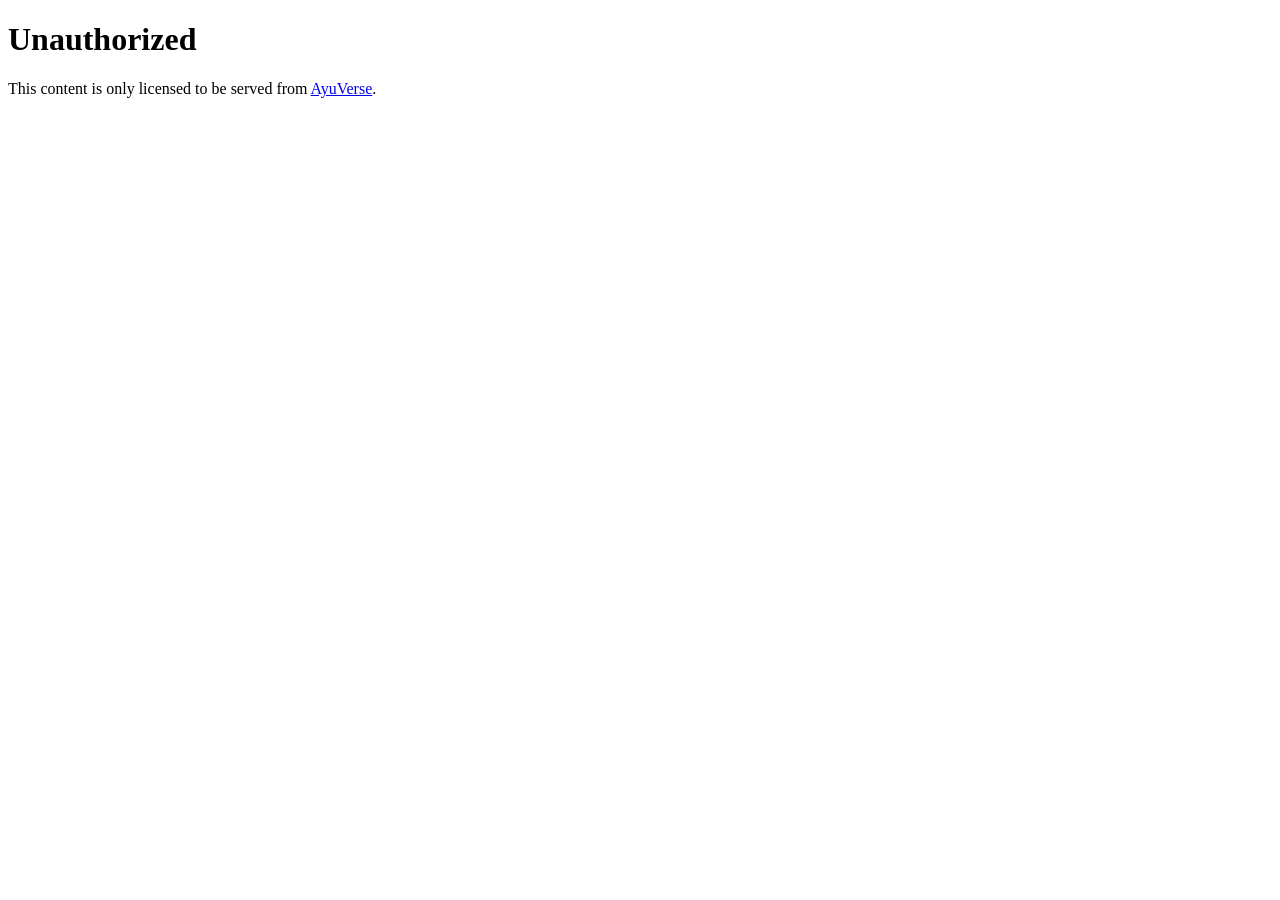
<file: physics-1.html>
<!DOCTYPE html>
<html lang="en">

<head>
  <meta charset="UTF-8" />
  <meta name="viewport" content="width=device-width, initial-scale=1.0" />
  <title>Physics — AyuVerse</title>
  <meta name="description"
    content="Free JEE Advanced Physics preparation on AyuVerse — notes, PYQs, and practice tests." />
  <meta name="theme-color" content="#060814" />

  <!-- Security headers -->
  <meta http-equiv="Content-Security-Policy"
    content="default-src 'self'; script-src 'self'; style-src 'self' https://fonts.googleapis.com; font-src https://fonts.gstatic.com; img-src 'self' data:; connect-src 'none'; frame-ancestors 'none';" />
  <meta http-equiv="X-Frame-Options" content="DENY" />
  <meta name="referrer" content="strict-origin-when-cross-origin" />
  <meta http-equiv="Permissions-Policy" content="camera=(self), microphone=(), geolocation=(), payment=()" />

  <link rel="icon" type="image/x-icon" href="favicon.ico" />
  <link rel="icon" type="image/png" sizes="32x32" href="assets/images/favicon-32x32.png" />
  <link rel="icon" type="image/png" sizes="16x16" href="assets/images/favicon-16x16.png" />
  <link rel="apple-touch-icon" sizes="180x180" href="assets/images/apple-touch-icon.png" />
  <link rel="manifest" href="site.webmanifest" />

  <link rel="preconnect" href="https://fonts.googleapis.com" />
  <link rel="preconnect" href="https://fonts.gstatic.com" crossorigin />
  <link
    href="https://fonts.googleapis.com/css2?family=Space+Grotesk:wght@500;600;700&family=Inter:wght@400;500;600;700;800&family=JetBrains+Mono:wght@400;500&display=swap"
    rel="stylesheet" />

  <link rel="stylesheet" href="css/style.css?v=86c49ce" />
</head>

<body>
  <a class="skip-link" href="#main">Skip to content</a>
  <div class="ticker">
    <div class="ticker__track">
      <div class="ticker__group">
        <span>🚀 100% Free — No Sign-up Fees, No Hidden Costs</span>
        <span>🚀 Physics · Chemistry · Mathematics, All in One Place</span>
        <span>🚀 Built for JEE Advanced Aspirants</span>
        <span>🚀 Quality Prep Shouldn't Cost a Fortune</span>
        <span>🚀 Study at Your Own Pace, Anytime</span>
      </div>
      <div class="ticker__group" aria-hidden="true">
        <span>🚀 100% Free — No Sign-up Fees, No Hidden Costs</span>
        <span>🚀 Physics · Chemistry · Mathematics, All in One Place</span>
        <span>🚀 Built for JEE Advanced Aspirants</span>
        <span>🚀 Quality Prep Shouldn't Cost a Fortune</span>
        <span>🚀 Study at Your Own Pace, Anytime</span>
      </div>
    </div>
  </div>
  <header class="header" id="top">
    <nav class="nav container">
      <a href="index.html#home" class="nav__brand">
        <img src="assets/images/icon-mark.webp" alt="AyuVerse" class="nav__icon" width="36" height="36" />
        <span class="nav__wordmark">Ayu<span>Verse</span></span>
      </a>

      <button class="nav__toggle" id="navToggle" aria-label="Toggle menu" aria-expanded="false" aria-controls="navMenu">
        <span></span><span></span><span></span>
      </button>

      <div class="nav__menu" id="navMenu">
        <ul class="nav__links">
          <li><a href="index.html#home">Home</a></li>
          <li class="nav__dropdown">
            <button class="nav__dropdown-toggle" id="subjectsToggle" aria-expanded="false"
              aria-controls="subjectsPanel">
              Subjects
              <svg width="10" height="6" viewBox="0 0 10 6" fill="none" aria-hidden="true">
                <path d="M1 1L5 5L9 1" stroke="currentColor" stroke-width="1.6" stroke-linecap="round"
                  stroke-linejoin="round" />
              </svg>
            </button>
            <div class="nav__dropdown-panel" id="subjectsPanel">
              <a href="physics.html"><img src="assets/images/physics.webp" alt="" /><span>Physics</span></a>
              <a href="maths.html"><img src="assets/images/maths.webp" alt="" /><span>Mathematics</span></a>
              <a href="chemistry.html"><img src="assets/images/chemistry.webp" alt="" /><span>Chemistry</span></a>
            </div>
          </li>
          <li><a href="index.html#resources">Resources</a></li>
          <li><a href="index.html#about">About</a></li>
          <li><a href="index.html#contact">Contact</a></li>
        </ul>
        <a href="index.html#subjects" class="btn btn--primary btn--sm nav__cta">Start Learning</a>
      </div>
      <div class="nav__scrim" id="navScrim"></div>
    </nav>
  </header>
  <main id="main">
    <section class="hub">
      <div class="container">
        <div class="hub__head">
          <p class="eyebrow">Physics Hub</p>
          <img class="hub__art" src="assets/images/physics.webp" alt="Physics symbol" width="1000" height="920" />
          <h1>Physics <span class="text-gradient">hub</span></h1>
          <p>Everything for JEE Advanced Physics in one place. The practice quiz is live now — more tools are being
            added, so check back as the hub grows.</p>
        </div>

        <div class="hub-grid">
          <!-- LIVE: Practice Quiz -->
          <a class="hub-card hub-card--live" href="physics-quiz.html">
            <span class="hub-card__badge hub-card__badge--live">Live</span>
            <div class="hub-card__icon" aria-hidden="true">
              <svg viewBox="0 0 24 24" fill="none" stroke="currentColor" stroke-width="1.8" stroke-linecap="round"
                stroke-linejoin="round">
                <path d="M9 11l3 3L22 4" />
                <path d="M21 12v7a2 2 0 0 1-2 2H5a2 2 0 0 1-2-2V5a2 2 0 0 1 2-2h11" />
              </svg>
            </div>
            <h3>Practice Quiz</h3>
            <p>Original JEE Advanced–format questions — single & multi-correct MCQs, integer and numerical types. Pick
              chapters, set the count, and download a solved PDF of your attempt.</p>
            <span class="hub-card__cta">Start the quiz <span aria-hidden="true">→</span></span>
          </a>

          <!-- SOON: Short Notes -->
          <div class="hub-card hub-card--soon" aria-disabled="true">
            <span class="hub-card__badge hub-card__badge--soon">Coming soon</span>
            <div class="hub-card__icon" aria-hidden="true">
              <svg viewBox="0 0 24 24" fill="none" stroke="currentColor" stroke-width="1.8" stroke-linecap="round"
                stroke-linejoin="round">
                <path d="M14 2H6a2 2 0 0 0-2 2v16a2 2 0 0 0 2 2h12a2 2 0 0 0 2-2V8z" />
                <path d="M14 2v6h6" />
                <path d="M8 13h8" />
                <path d="M8 17h5" />
              </svg>
            </div>
            <h3>Short Notes</h3>
            <p>Crisp, concept-first revision notes for every chapter — the exact points you need the night before an
              exam, without the fluff.</p>
            <span class="hub-card__cta">Coming soon</span>
          </div>

          <!-- SOON: Formula Sheet -->
          <div class="hub-card hub-card--soon" aria-disabled="true">
            <span class="hub-card__badge hub-card__badge--soon">Coming soon</span>
            <div class="hub-card__icon" aria-hidden="true">
              <svg viewBox="0 0 24 24" fill="none" stroke="currentColor" stroke-width="1.8" stroke-linecap="round"
                stroke-linejoin="round">
                <path d="M4 4h16" />
                <path d="M4 20h6" />
                <path d="M18 20l3-6-3-6" />
                <path d="M10 8s-2 4-2 8" />
                <path d="M8 12h5" />
              </svg>
            </div>
            <h3>Formula Sheet</h3>
            <p>Quick-reference formula sheets for every chapter — built for fast last-minute revision before the exam.
            </p>
            <span class="hub-card__cta">Coming soon</span>
          </div>

          <!-- SOON: Mock Tests -->
          <div class="hub-card hub-card--soon" aria-disabled="true">
            <span class="hub-card__badge hub-card__badge--soon">Coming soon</span>
            <div class="hub-card__icon" aria-hidden="true">
              <svg viewBox="0 0 24 24" fill="none" stroke="currentColor" stroke-width="1.8" stroke-linecap="round"
                stroke-linejoin="round">
                <circle cx="12" cy="13" r="8" />
                <path d="M12 9v4l2 2" />
                <path d="M9 2h6" />
                <path d="M18 4l1.5 1.5" />
              </svg>
            </div>
            <h3>Full Mock Tests</h3>
            <p>Timed full-length tests that mirror the real exam format — train your pace and accuracy under exam
              pressure.</p>
            <span class="hub-card__cta">Coming soon</span>
          </div>

          <!-- SOON: Concept Videos -->
          <div class="hub-card hub-card--soon" aria-disabled="true">
            <span class="hub-card__badge hub-card__badge--soon">Coming soon</span>
            <div class="hub-card__icon" aria-hidden="true">
              <svg viewBox="0 0 24 24" fill="none" stroke="currentColor" stroke-width="1.8" stroke-linecap="round"
                stroke-linejoin="round">
                <rect x="2" y="4" width="20" height="16" rx="3" />
                <path d="M10 9l5 3-5 3z" />
              </svg>
            </div>
            <h3>Concept Videos</h3>
            <p>Short, focused video explainers for the trickiest topics — see the intuition behind the equations, not
              just the maths.</p>
            <span class="hub-card__cta">Coming soon</span>
          </div>

          <!-- SOON: Flashcards -->
          <div class="hub-card hub-card--soon" aria-disabled="true">
            <span class="hub-card__badge hub-card__badge--soon">Coming soon</span>
            <div class="hub-card__icon" aria-hidden="true">
              <svg viewBox="0 0 24 24" fill="none" stroke="currentColor" stroke-width="1.8" stroke-linecap="round"
                stroke-linejoin="round">
                <rect x="3" y="7" width="14" height="12" rx="2" />
                <path d="M7 4h13a1 1 0 0 1 1 1v11" />
                <path d="M6 13h8" />
              </svg>
            </div>
            <h3>Flashcards</h3>
            <p>Bite-sized flashcards for definitions, constants, and key results — spaced-repetition friendly for quick
              daily revision.</p>
            <span class="hub-card__cta">Coming soon</span>
          </div>

          <!-- LIVE: Doubt Solver -->
          <a href="physics-doubt.html" class="hub-card">
            <span class="hub-card__badge hub-card__badge--live">LIVE</span>
            <div class="hub-card__icon" aria-hidden="true">
              <svg viewBox="0 0 24 24" fill="none" stroke="currentColor" stroke-width="1.8" stroke-linecap="round"
                stroke-linejoin="round">
                <circle cx="12" cy="12" r="10"></circle>
                <path d="M9.09 9a3 3 0 0 1 5.83 1c0 2-3 3-3 3"></path>
                <line x1="12" y1="17" x2="12.01" y2="17"></line>
              </svg>
            </div>
            <h3>Doubt Solver</h3>
            <p>Ask any question and get worked step-by-step explanations — clear conceptual doubts instantly with our AI
              tutor.</p>
          <span class="hub-card__cta">Ask a doubt &rarr;</span>
          </a>
        </div>
          <div style="text-align:center;margin-top:3rem;">
            <a href="index.html#subjects" class="btn btn--ghost">← Back to Subjects</a>
          </div>
        </div>
    </section>
  </main>
  <footer class="footer">
    <div class="container footer__inner">
      <div class="footer__brand">
        <a href="index.html#home" class="nav__brand">
          <img src="assets/images/icon-mark.webp" alt="AyuVerse" class="nav__icon" width="32" height="32" />
          <span class="nav__wordmark">Ayu<span>Verse</span></span>
        </a>
        <p>Where future engineers are built.</p>
      </div>

      <div class="footer__links">
        <h4>Site</h4>
        <ul>
          <li><a href="index.html#home">Home</a></li>
          <li><a href="index.html#subjects">Subjects</a></li>
          <li><a href="index.html#resources">Resources</a></li>
          <li><a href="index.html#about">About</a></li>
          <li><a href="index.html#contact">Contact</a></li>
        </ul>
      </div>

      <div class="footer__links">
        <h4>Subjects</h4>
        <ul>
          <li><a href="physics.html">Physics</a></li>
          <li><a href="maths.html">Mathematics</a></li>
          <li><a href="chemistry.html">Chemistry</a></li>
        </ul>
      </div>

      <div class="footer__links">
        <h4>Connect</h4>
        <ul>
          <!-- TODO: replace with your real links -->
          <li><span style="color:var(--text-tertiary);font-size:.92rem;">Contact form coming soon</span></li>
          <li><a href="https://github.com/maurya-ayush02" target="_blank" rel="noopener">GitHub</a></li>
        </ul>
      </div>
    </div>
    <div class="container footer__bottom">
      <p>© 2026 AyuVerse. Free forever for JEE Advanced aspirants. · <a href="terms.html"
          style="color:inherit;text-decoration:underline;">Terms &amp; Conditions</a></p>
    </div>
  </footer>

  <!-- Cookie Consent Banner -->
  <div class="cookie-banner" id="cookieBanner" role="dialog" aria-label="Cookie consent" aria-live="polite" hidden>
    <div class="cookie-banner__inner">
      <div class="cookie-banner__text">
        <p class="cookie-banner__title">🍪 We use cookies</p>
        <p>We use cookies to improve your experience. By clicking "Allow All", you also agree to receive browser
          notifications when new content is added.</p>
      </div>
      <div class="cookie-banner__actions">
        <button class="btn btn--ghost btn--sm" id="cookieDeny">Decline</button>
        <button class="btn btn--primary btn--sm" id="cookieAllow">Allow All</button>
      </div>
    </div>
  </div>

  <!-- Toast notification -->
  <div class="toast" id="toast" role="status" aria-live="polite" hidden>
    <svg width="18" height="18" viewBox="0 0 24 24" fill="none" aria-hidden="true">
      <path d="M9 12l2 2 4-4" stroke="currentColor" stroke-width="2" stroke-linecap="round" stroke-linejoin="round" />
      <circle cx="12" cy="12" r="9" stroke="currentColor" stroke-width="1.5" />
    </svg>
    <span>Notifications Enabled! You will now be notified when new content is added to the website.</span>
  </div>

  <script src="js/script.js?v=86c49ce"></script>
</body>

</html>
</file>
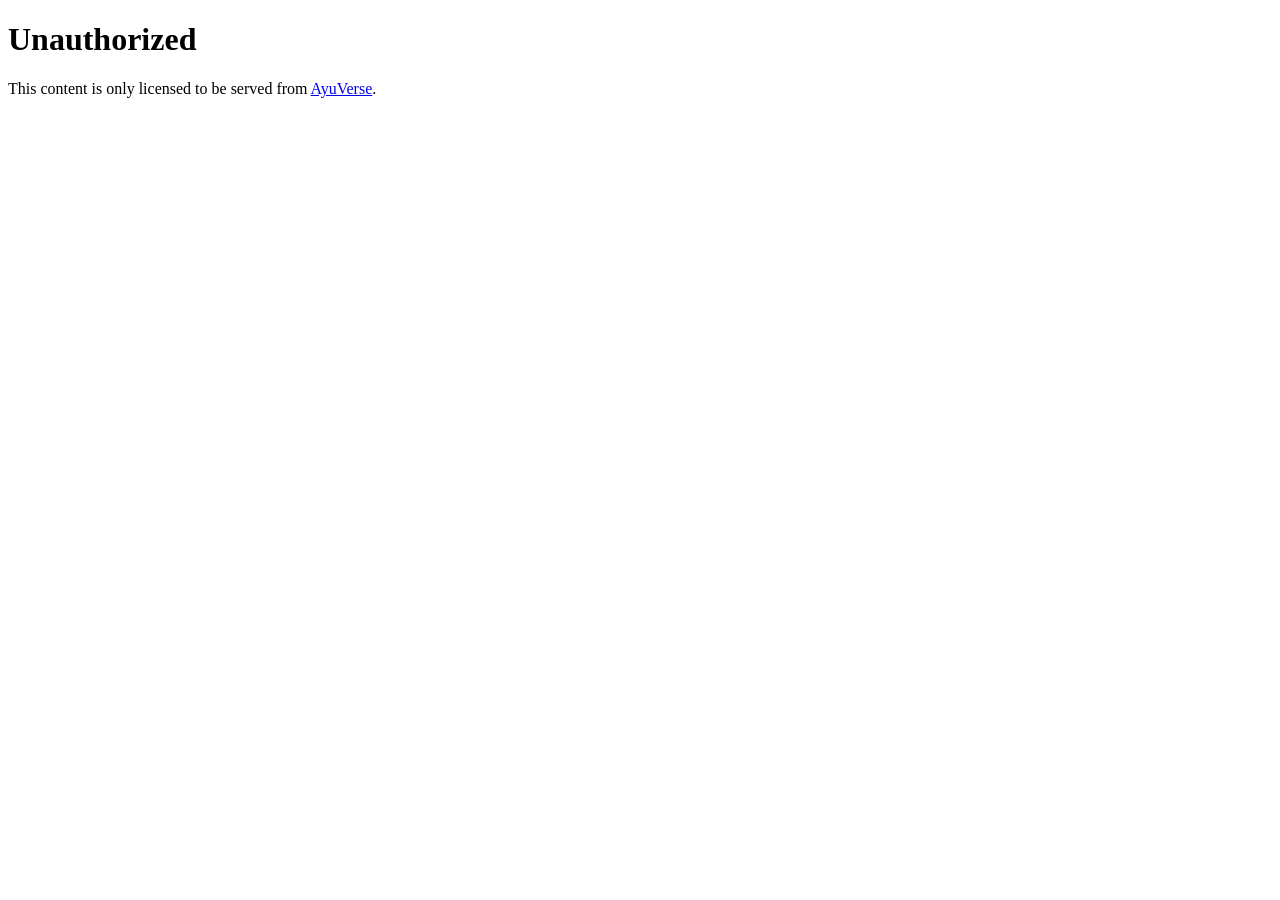
<file: physics-notes.html>
<!DOCTYPE html>
<html lang="en">

<head>
  <meta charset="UTF-8" />
  <meta name="viewport" content="width=device-width, initial-scale=1.0" />
  <title>Physics Short Notes — AyuVerse</title>
<link rel="canonical" href="https://maurya-ayush02.github.io/physics-notes.html" />
  <meta name="description"
    content="Free JEE Advanced Physics short notes on AyuVerse — crisp, concept-first revision notes for every chapter." />
  <meta name="theme-color" content="#060814" />

  <!-- Security headers -->
  <meta http-equiv="Content-Security-Policy"
    content="default-src 'self'; script-src 'self'; style-src 'self' https://fonts.googleapis.com; font-src https://fonts.gstatic.com; img-src 'self' data:; connect-src 'none'; frame-ancestors 'none';" />
  <meta http-equiv="X-Frame-Options" content="DENY" />
  <meta name="referrer" content="strict-origin-when-cross-origin" />
  <meta http-equiv="Permissions-Policy" content="camera=(), microphone=(), geolocation=(), payment=()" />

  <link rel="icon" type="image/x-icon" href="favicon.ico" />
  <link rel="icon" type="image/png" sizes="32x32" href="assets/images/favicon-32x32.png" />
  <link rel="icon" type="image/png" sizes="16x16" href="assets/images/favicon-16x16.png" />
  <link rel="apple-touch-icon" sizes="180x180" href="assets/images/apple-touch-icon.png" />
  <link rel="manifest" href="site.webmanifest" />

  <link rel="preconnect" href="https://fonts.googleapis.com" />
  <link rel="preconnect" href="https://fonts.gstatic.com" crossorigin />
  <link
    href="https://fonts.googleapis.com/css2?family=Space+Grotesk:wght@500;600;700&family=Inter:wght@400;500;600;700;800&family=JetBrains+Mono:wght@400;500&display=swap"
    rel="stylesheet" />

  <link rel="stylesheet" href="css/style.css?v=86c49ce" />
</head>

<body>
  <a class="skip-link" href="#main">Skip to content</a>
  <div class="ticker">
    <div class="ticker__track">
      <div class="ticker__group">
        <span>🚀 100% Free — No Sign-up Fees, No Hidden Costs</span>
        <span>🚀 Physics · Chemistry · Mathematics, All in One Place</span>
        <span>🚀 Built for JEE Advanced Aspirants</span>
        <span>🚀 Quality Prep Shouldn't Cost a Fortune</span>
        <span>🚀 Study at Your Own Pace, Anytime</span>
      </div>
      <div class="ticker__group" aria-hidden="true">
        <span>🚀 100% Free — No Sign-up Fees, No Hidden Costs</span>
        <span>🚀 Physics · Chemistry · Mathematics, All in One Place</span>
        <span>🚀 Built for JEE Advanced Aspirants</span>
        <span>🚀 Quality Prep Shouldn't Cost a Fortune</span>
        <span>🚀 Study at Your Own Pace, Anytime</span>
      </div>
    </div>
  </div>
  <header class="header" id="top">
    <nav class="nav container">
      <a href="index.html#home" class="nav__brand">
        <img src="assets/images/icon-mark.webp" alt="AyuVerse" class="nav__icon" width="36" height="36" />
        <span class="nav__wordmark">Ayu<span>Verse</span></span>
      </a>

      <button class="nav__toggle" id="navToggle" aria-label="Toggle menu" aria-expanded="false" aria-controls="navMenu">
        <span></span><span></span><span></span>
      </button>

      <div class="nav__menu" id="navMenu">
        <ul class="nav__links">
          <li><a href="index.html#home">Home</a></li>
          <li class="nav__dropdown">
            <button class="nav__dropdown-toggle" id="subjectsToggle" aria-expanded="false"
              aria-controls="subjectsPanel">
              Subjects
              <svg width="10" height="6" viewBox="0 0 10 6" fill="none" aria-hidden="true">
                <path d="M1 1L5 5L9 1" stroke="currentColor" stroke-width="1.6" stroke-linecap="round"
                  stroke-linejoin="round" />
              </svg>
            </button>
            <div class="nav__dropdown-panel" id="subjectsPanel">
              <a href="physics.html"><img src="assets/images/physics.webp" alt="" /><span>Physics</span></a>
              <a href="maths.html"><img src="assets/images/maths.webp" alt="" /><span>Mathematics</span></a>
              <a href="chemistry.html"><img src="assets/images/chemistry.webp" alt="" /><span>Chemistry</span></a>
            </div>
          </li>
          <li><a href="index.html#resources">Resources</a></li>
          <li><a href="index.html#about">About</a></li>
          <li><a href="index.html#contact">Contact</a></li>
        </ul>
        <a href="index.html#subjects" class="btn btn--primary btn--sm nav__cta">Start Learning</a>
      </div>
      <div class="nav__scrim" id="navScrim"></div>
    </nav>
  </header>
  <main id="main">
    <section class="hub">
      <div class="container">
        <div class="hub__head">
          <p class="eyebrow">Physics · Short Notes</p>
          <h1>Physics <span class="text-gradient">short notes</span></h1>
          <p>Crisp, concept-first revision notes, chapter by chapter. New chapters are added as they're ready — the
            first one is live now.</p>
        </div>

        <div class="hub-grid">
          <!-- LIVE: Basic Maths & Vectors -->
          <div class="hub-card hub-card--live">
            <a href="basic-maths-and-vectors.html" style="display:block;color:inherit;text-decoration:none;">
              <span class="hub-card__badge hub-card__badge--live">Live</span>
              <div class="hub-card__icon" aria-hidden="true">
                <svg viewBox="0 0 24 24" fill="none" stroke="currentColor" stroke-width="1.8" stroke-linecap="round"
                  stroke-linejoin="round">
                  <path d="M14 2H6a2 2 0 0 0-2 2v16a2 2 0 0 0 2 2h12a2 2 0 0 0 2-2V8z" />
                  <path d="M14 2v6h6" />
                  <path d="M8 13h8" />
                  <path d="M8 17h5" />
                </svg>
              </div>
              <h3>Basic Maths &amp; Vectors</h3>
              <p>Trigonometry, functions &amp; graphs, differentiation, integration, and vectors — the full toolkit
                you need before starting mechanics.</p>
              <span class="hub-card__cta">Read the notes <span aria-hidden="true">→</span></span>
            </a>
            <a href="basic-maths-and-vectors.pdf" download
              style="display:block;margin-top:10px;font-size:.85rem;color:var(--text-tertiary);text-decoration:underline;">⬇
              or download the raw PDF</a>
          </div>

          <!-- SOON: Kinematics -->
          <div class="hub-card hub-card--soon" aria-disabled="true">
            <span class="hub-card__badge hub-card__badge--soon">Coming soon</span>
            <div class="hub-card__icon" aria-hidden="true">
              <svg viewBox="0 0 24 24" fill="none" stroke="currentColor" stroke-width="1.8" stroke-linecap="round"
                stroke-linejoin="round">
                <circle cx="12" cy="13" r="8" />
                <path d="M12 9v4l2 2" />
              </svg>
            </div>
            <h3>Kinematics</h3>
            <p>Motion in 1D &amp; 2D, projectile motion, and relative velocity — next chapter in the queue.</p>
            <span class="hub-card__cta">Coming soon</span>
          </div>

          <!-- SOON: Laws of Motion -->
          <div class="hub-card hub-card--soon" aria-disabled="true">
            <span class="hub-card__badge hub-card__badge--soon">Coming soon</span>
            <div class="hub-card__icon" aria-hidden="true">
              <svg viewBox="0 0 24 24" fill="none" stroke="currentColor" stroke-width="1.8" stroke-linecap="round"
                stroke-linejoin="round">
                <path d="M4 4h16" />
                <path d="M4 20h6" />
                <path d="M18 20l3-6-3-6" />
              </svg>
            </div>
            <h3>Laws of Motion</h3>
            <p>Newton's laws, friction, and constraint relations — coming after Kinematics.</p>
            <span class="hub-card__cta">Coming soon</span>
          </div>
        </div>

        <div style="text-align:center;margin-top:3rem;">
          <a href="physics.html" class="btn btn--ghost">← Back to Physics Hub</a>
        </div>
      </div>
    </section>
  </main>
  <footer class="footer">
    <div class="container footer__inner">
      <div class="footer__brand">
        <a href="index.html#home" class="nav__brand">
          <img src="assets/images/icon-mark.webp" alt="AyuVerse" class="nav__icon" width="32" height="32" />
          <span class="nav__wordmark">Ayu<span>Verse</span></span>
        </a>
        <p>Where future engineers are built.</p>
      </div>

      <div class="footer__links">
        <h4>Site</h4>
        <ul>
          <li><a href="index.html#home">Home</a></li>
          <li><a href="index.html#subjects">Subjects</a></li>
          <li><a href="index.html#resources">Resources</a></li>
          <li><a href="index.html#about">About</a></li>
          <li><a href="index.html#contact">Contact</a></li>
        </ul>
      </div>

      <div class="footer__links">
        <h4>Subjects</h4>
        <ul>
          <li><a href="physics.html">Physics</a></li>
          <li><a href="maths.html">Mathematics</a></li>
          <li><a href="chemistry.html">Chemistry</a></li>
        </ul>
      </div>

      <div class="footer__links">
        <h4>Connect</h4>
        <ul>
          <li><span style="color:var(--text-tertiary);font-size:.92rem;">Contact form coming soon</span></li>
          <li><a href="https://github.com/maurya-ayush02" target="_blank" rel="noopener">GitHub</a></li>
        </ul>
      </div>
    </div>
    <div class="container footer__bottom">
      <p>© 2026 AyuVerse. Free forever for JEE Advanced aspirants. · <a href="terms.html"
          style="color:inherit;text-decoration:underline;">Terms &amp; Conditions</a></p>
    </div>
  </footer>

  <script src="js/script.js?v=86c49ce"></script>
</body>

</html>
</file>
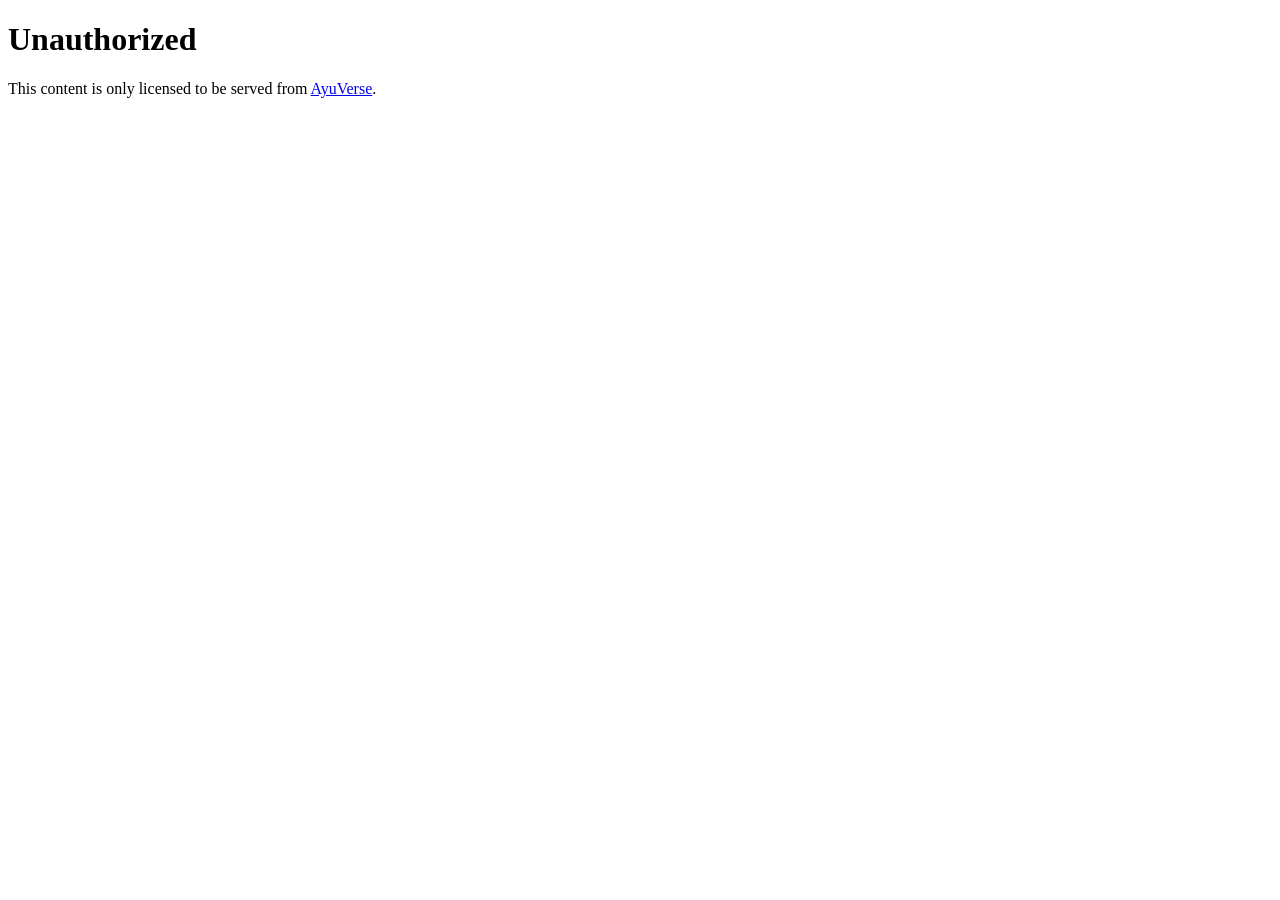
<file: physics.html>
<!DOCTYPE html>
<html lang="en">

<head>
  <meta charset="UTF-8" />
  <meta name="viewport" content="width=device-width, initial-scale=1.0" />
  <title>Physics — AyuVerse</title>
<link rel="canonical" href="https://maurya-ayush02.github.io/physics.html" />
  <meta name="description"
    content="Free JEE Advanced Physics preparation on AyuVerse — notes, PYQs, and practice tests." />
  <meta name="theme-color" content="#060814" />

  <!-- Security headers -->
  <meta http-equiv="Content-Security-Policy"
    content="default-src 'self'; script-src 'self'; style-src 'self' https://fonts.googleapis.com; font-src https://fonts.gstatic.com; img-src 'self' data:; connect-src 'none'; frame-ancestors 'none';" />
  <meta http-equiv="X-Frame-Options" content="DENY" />
  <meta name="referrer" content="strict-origin-when-cross-origin" />
  <meta http-equiv="Permissions-Policy" content="camera=(self), microphone=(), geolocation=(), payment=()" />

  <link rel="icon" type="image/x-icon" href="favicon.ico" />
  <link rel="icon" type="image/png" sizes="32x32" href="assets/images/favicon-32x32.png" />
  <link rel="icon" type="image/png" sizes="16x16" href="assets/images/favicon-16x16.png" />
  <link rel="apple-touch-icon" sizes="180x180" href="assets/images/apple-touch-icon.png" />
  <link rel="manifest" href="site.webmanifest" />

  <link rel="preconnect" href="https://fonts.googleapis.com" />
  <link rel="preconnect" href="https://fonts.gstatic.com" crossorigin />
  <link
    href="https://fonts.googleapis.com/css2?family=Space+Grotesk:wght@500;600;700&family=Inter:wght@400;500;600;700;800&family=JetBrains+Mono:wght@400;500&display=swap"
    rel="stylesheet" />

  <link rel="stylesheet" href="css/style.css?v=86c49ce" />
</head>

<body>
  <a class="skip-link" href="#main">Skip to content</a>
  <div class="ticker">
    <div class="ticker__track">
      <div class="ticker__group">
        <span>🚀 100% Free — No Sign-up Fees, No Hidden Costs</span>
        <span>🚀 Physics · Chemistry · Mathematics, All in One Place</span>
        <span>🚀 Built for JEE Advanced Aspirants</span>
        <span>🚀 Quality Prep Shouldn't Cost a Fortune</span>
        <span>🚀 Study at Your Own Pace, Anytime</span>
      </div>
      <div class="ticker__group" aria-hidden="true">
        <span>🚀 100% Free — No Sign-up Fees, No Hidden Costs</span>
        <span>🚀 Physics · Chemistry · Mathematics, All in One Place</span>
        <span>🚀 Built for JEE Advanced Aspirants</span>
        <span>🚀 Quality Prep Shouldn't Cost a Fortune</span>
        <span>🚀 Study at Your Own Pace, Anytime</span>
      </div>
    </div>
  </div>
  <header class="header" id="top">
    <nav class="nav container">
      <a href="index.html#home" class="nav__brand">
        <img src="assets/images/icon-mark.webp" alt="AyuVerse" class="nav__icon" width="36" height="36" />
        <span class="nav__wordmark">Ayu<span>Verse</span></span>
      </a>

      <button class="nav__toggle" id="navToggle" aria-label="Toggle menu" aria-expanded="false" aria-controls="navMenu">
        <span></span><span></span><span></span>
      </button>

      <div class="nav__menu" id="navMenu">
        <ul class="nav__links">
          <li><a href="index.html#home">Home</a></li>
          <li class="nav__dropdown">
            <button class="nav__dropdown-toggle" id="subjectsToggle" aria-expanded="false"
              aria-controls="subjectsPanel">
              Subjects
              <svg width="10" height="6" viewBox="0 0 10 6" fill="none" aria-hidden="true">
                <path d="M1 1L5 5L9 1" stroke="currentColor" stroke-width="1.6" stroke-linecap="round"
                  stroke-linejoin="round" />
              </svg>
            </button>
            <div class="nav__dropdown-panel" id="subjectsPanel">
              <a href="physics.html"><img src="assets/images/physics.webp" alt="" /><span>Physics</span></a>
              <a href="maths.html"><img src="assets/images/maths.webp" alt="" /><span>Mathematics</span></a>
              <a href="chemistry.html"><img src="assets/images/chemistry.webp" alt="" /><span>Chemistry</span></a>
            </div>
          </li>
          <li><a href="index.html#resources">Resources</a></li>
          <li><a href="index.html#about">About</a></li>
          <li><a href="index.html#contact">Contact</a></li>
        </ul>
        <a href="index.html#subjects" class="btn btn--primary btn--sm nav__cta">Start Learning</a>
      </div>
      <div class="nav__scrim" id="navScrim"></div>
    </nav>
  </header>
  <main id="main">
    <section class="hub">
      <div class="container">
        <div class="hub__head">
          <p class="eyebrow">Physics Hub</p>
          <img class="hub__art" src="assets/images/physics.webp" alt="Physics symbol" width="1000" height="920" />
          <h1>Physics <span class="text-gradient">hub</span></h1>
          <p>Everything for JEE Advanced Physics in one place. The practice quiz is live now — more tools are being
            added, so check back as the hub grows.</p>
        </div>

        <div class="hub-grid">
          <!-- LIVE: Practice Quiz -->
          <a class="hub-card hub-card--live" href="physics-quiz.html">
            <span class="hub-card__badge hub-card__badge--live">Live</span>
            <div class="hub-card__icon" aria-hidden="true">
              <svg viewBox="0 0 24 24" fill="none" stroke="currentColor" stroke-width="1.8" stroke-linecap="round"
                stroke-linejoin="round">
                <path d="M9 11l3 3L22 4" />
                <path d="M21 12v7a2 2 0 0 1-2 2H5a2 2 0 0 1-2-2V5a2 2 0 0 1 2-2h11" />
              </svg>
            </div>
            <h3>Practice Quiz</h3>
            <p>Original JEE Advanced–format questions — single & multi-correct MCQs, integer and numerical types. Pick
              chapters, set the count, and download a solved PDF of your attempt.</p>
            <span class="hub-card__cta">Start the quiz <span aria-hidden="true">→</span></span>
          </a>

          <!-- LIVE: Short Notes -->
          <a class="hub-card hub-card--live" href="physics-notes.html">
            <span class="hub-card__badge hub-card__badge--live">Live</span>
            <div class="hub-card__icon" aria-hidden="true">
              <svg viewBox="0 0 24 24" fill="none" stroke="currentColor" stroke-width="1.8" stroke-linecap="round"
                stroke-linejoin="round">
                <path d="M14 2H6a2 2 0 0 0-2 2v16a2 2 0 0 0 2 2h12a2 2 0 0 0 2-2V8z" />
                <path d="M14 2v6h6" />
                <path d="M8 13h8" />
                <path d="M8 17h5" />
              </svg>
            </div>
            <h3>Short Notes</h3>
            <p>Crisp, concept-first revision notes for every chapter — the exact points you need the night before an
              exam, without the fluff.</p>
            <span class="hub-card__cta">Read the notes <span aria-hidden="true">→</span></span>
          </a>

          <!-- SOON: Previous Year Papers -->
          <div class="hub-card hub-card--soon" aria-disabled="true">
            <span class="hub-card__badge hub-card__badge--soon">Coming soon</span>
            <div class="hub-card__icon" aria-hidden="true">
              <svg viewBox="0 0 24 24" fill="none" stroke="currentColor" stroke-width="1.8" stroke-linecap="round"
                stroke-linejoin="round">
                <path d="M8 4H6a2 2 0 0 0-2 2v14a2 2 0 0 0 2 2h9a2 2 0 0 0 2-2v-1" />
                <path d="M12 2h6a2 2 0 0 1 2 2v11a2 2 0 0 1-2 2h-6a2 2 0 0 1-2-2V4a2 2 0 0 1 2-2z" />
              </svg>
            </div>
            <h3>Previous Year Papers</h3>
            <p>Solved JEE Advanced Physics papers, year by year, with clear step-by-step solutions you can actually
              learn from.</p>
            <span class="hub-card__cta">Coming soon</span>
          </div>

          <!-- SOON: Formula Sheet -->
          <div class="hub-card hub-card--soon" aria-disabled="true">
            <span class="hub-card__badge hub-card__badge--soon">Coming soon</span>
            <div class="hub-card__icon" aria-hidden="true">
              <svg viewBox="0 0 24 24" fill="none" stroke="currentColor" stroke-width="1.8" stroke-linecap="round"
                stroke-linejoin="round">
                <path d="M4 4h16" />
                <path d="M4 20h6" />
                <path d="M18 20l3-6-3-6" />
                <path d="M10 8s-2 4-2 8" />
                <path d="M8 12h5" />
              </svg>
            </div>
            <h3>Formula Sheet</h3>
            <p>Quick-reference formula sheets for every chapter — built for fast last-minute revision before the exam.
            </p>
            <span class="hub-card__cta">Coming soon</span>
          </div>

          <!-- SOON: Mock Tests -->
          <div class="hub-card hub-card--soon" aria-disabled="true">
            <span class="hub-card__badge hub-card__badge--soon">Coming soon</span>
            <div class="hub-card__icon" aria-hidden="true">
              <svg viewBox="0 0 24 24" fill="none" stroke="currentColor" stroke-width="1.8" stroke-linecap="round"
                stroke-linejoin="round">
                <circle cx="12" cy="13" r="8" />
                <path d="M12 9v4l2 2" />
                <path d="M9 2h6" />
                <path d="M18 4l1.5 1.5" />
              </svg>
            </div>
            <h3>Full Mock Tests</h3>
            <p>Timed full-length tests that mirror the real exam format — train your pace and accuracy under exam
              pressure.</p>
            <span class="hub-card__cta">Coming soon</span>
          </div>

          <!-- SOON: Concept Videos -->
          <div class="hub-card hub-card--soon" aria-disabled="true">
            <span class="hub-card__badge hub-card__badge--soon">Coming soon</span>
            <div class="hub-card__icon" aria-hidden="true">
              <svg viewBox="0 0 24 24" fill="none" stroke="currentColor" stroke-width="1.8" stroke-linecap="round"
                stroke-linejoin="round">
                <rect x="2" y="4" width="20" height="16" rx="3" />
                <path d="M10 9l5 3-5 3z" />
              </svg>
            </div>
            <h3>Concept Videos</h3>
            <p>Short, focused video explainers for the trickiest topics — see the intuition behind the equations, not
              just the maths.</p>
            <span class="hub-card__cta">Coming soon</span>
          </div>

          <!-- SOON: Flashcards -->
          <div class="hub-card hub-card--soon" aria-disabled="true">
            <span class="hub-card__badge hub-card__badge--soon">Coming soon</span>
            <div class="hub-card__icon" aria-hidden="true">
              <svg viewBox="0 0 24 24" fill="none" stroke="currentColor" stroke-width="1.8" stroke-linecap="round"
                stroke-linejoin="round">
                <rect x="3" y="7" width="14" height="12" rx="2" />
                <path d="M7 4h13a1 1 0 0 1 1 1v11" />
                <path d="M6 13h8" />
              </svg>
            </div>
            <h3>Flashcards</h3>
            <p>Bite-sized flashcards for definitions, constants, and key results — spaced-repetition friendly for quick
              daily revision.</p>
            <span class="hub-card__cta">Coming soon</span>
          </div>

          <!-- LIVE: Doubt Solver -->
          <a href="physics-doubt.html" class="hub-card">
            <span class="hub-card__badge hub-card__badge--live">LIVE</span>
            <div class="hub-card__icon" aria-hidden="true">
              <svg viewBox="0 0 24 24" fill="none" stroke="currentColor" stroke-width="1.8" stroke-linecap="round"
                stroke-linejoin="round">
                <circle cx="12" cy="12" r="10"></circle>
                <path d="M9.09 9a3 3 0 0 1 5.83 1c0 2-3 3-3 3"></path>
                <line x1="12" y1="17" x2="12.01" y2="17"></line>
              </svg>
            </div>
            <h3>Doubt Solver</h3>
            <p>Ask any question and get worked step-by-step explanations — clear conceptual doubts instantly with our AI
              tutor.</p>
          <span class="hub-card__cta">Ask a doubt &rarr;</span>
          </a>
        </div>
          <div style="text-align:center;margin-top:3rem;">
            <a href="index.html#subjects" class="btn btn--ghost">← Back to Subjects</a>
          </div>
        </div>
    </section>
  </main>
  <footer class="footer">
    <div class="container footer__inner">
      <div class="footer__brand">
        <a href="index.html#home" class="nav__brand">
          <img src="assets/images/icon-mark.webp" alt="AyuVerse" class="nav__icon" width="32" height="32" />
          <span class="nav__wordmark">Ayu<span>Verse</span></span>
        </a>
        <p>Where future engineers are built.</p>
      </div>

      <div class="footer__links">
        <h4>Site</h4>
        <ul>
          <li><a href="index.html#home">Home</a></li>
          <li><a href="index.html#subjects">Subjects</a></li>
          <li><a href="index.html#resources">Resources</a></li>
          <li><a href="index.html#about">About</a></li>
          <li><a href="index.html#contact">Contact</a></li>
        </ul>
      </div>

      <div class="footer__links">
        <h4>Subjects</h4>
        <ul>
          <li><a href="physics.html">Physics</a></li>
          <li><a href="maths.html">Mathematics</a></li>
          <li><a href="chemistry.html">Chemistry</a></li>
        </ul>
      </div>

      <div class="footer__links">
        <h4>Connect</h4>
        <ul>
          <!-- TODO: replace with your real links -->
          <li><span style="color:var(--text-tertiary);font-size:.92rem;">Contact form coming soon</span></li>
          <li><a href="https://github.com/maurya-ayush02" target="_blank" rel="noopener">GitHub</a></li>
        </ul>
      </div>
    </div>
    <div class="container footer__bottom">
      <p>© 2026 AyuVerse. Free forever for JEE Advanced aspirants. · <a href="terms.html"
          style="color:inherit;text-decoration:underline;">Terms &amp; Conditions</a></p>
    </div>
  </footer>

  <!-- Cookie Consent Banner -->
  <div class="cookie-banner" id="cookieBanner" role="dialog" aria-label="Cookie consent" aria-live="polite" hidden>
    <div class="cookie-banner__inner">
      <div class="cookie-banner__text">
        <p class="cookie-banner__title">🍪 We use cookies</p>
        <p>We use cookies to improve your experience. By clicking "Allow All", you also agree to receive browser
          notifications when new content is added.</p>
      </div>
      <div class="cookie-banner__actions">
        <button class="btn btn--ghost btn--sm" id="cookieDeny">Decline</button>
        <button class="btn btn--primary btn--sm" id="cookieAllow">Allow All</button>
      </div>
    </div>
  </div>

  <!-- Toast notification -->
  <div class="toast" id="toast" role="status" aria-live="polite" hidden>
    <svg width="18" height="18" viewBox="0 0 24 24" fill="none" aria-hidden="true">
      <path d="M9 12l2 2 4-4" stroke="currentColor" stroke-width="2" stroke-linecap="round" stroke-linejoin="round" />
      <circle cx="12" cy="12" r="9" stroke="currentColor" stroke-width="1.5" />
    </svg>
    <span>Notifications Enabled! You will now be notified when new content is added to the website.</span>
  </div>

  <script src="js/script.js?v=86c49ce"></script>
</body>

</html>
</file>
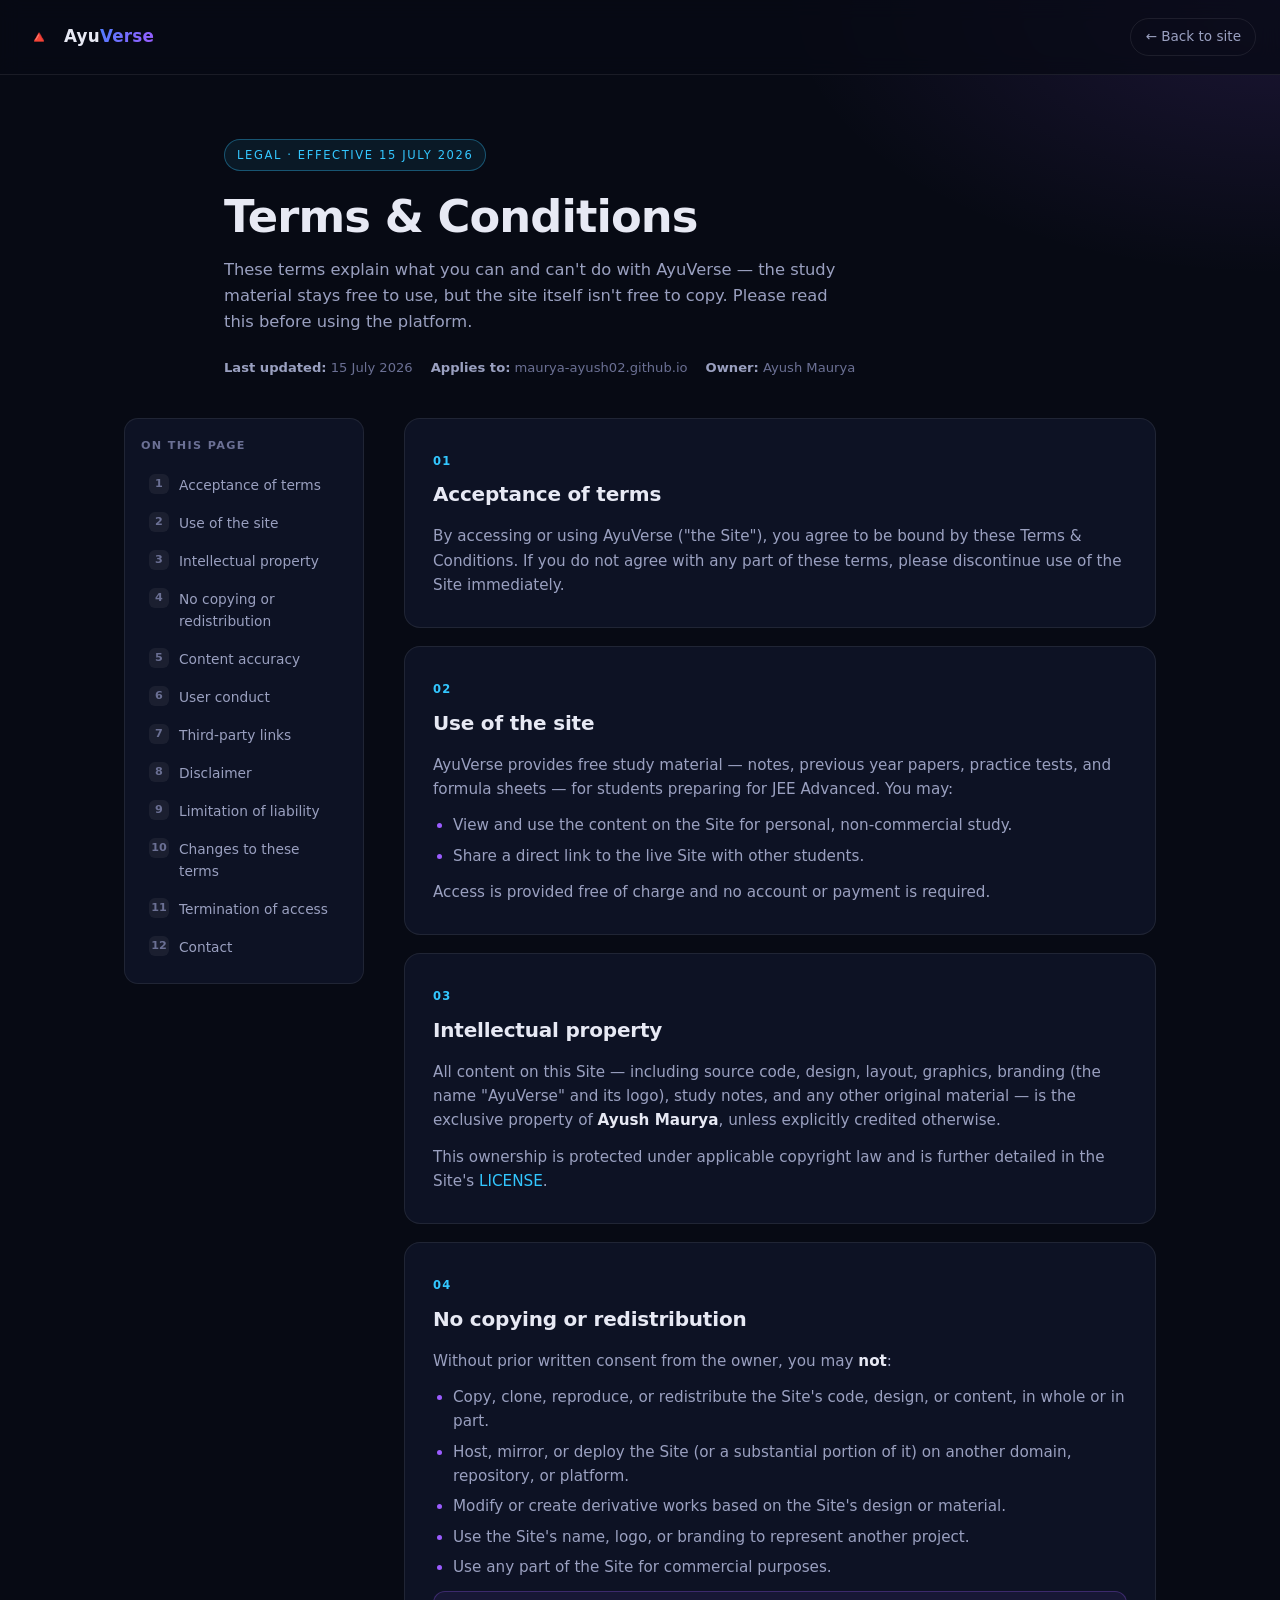
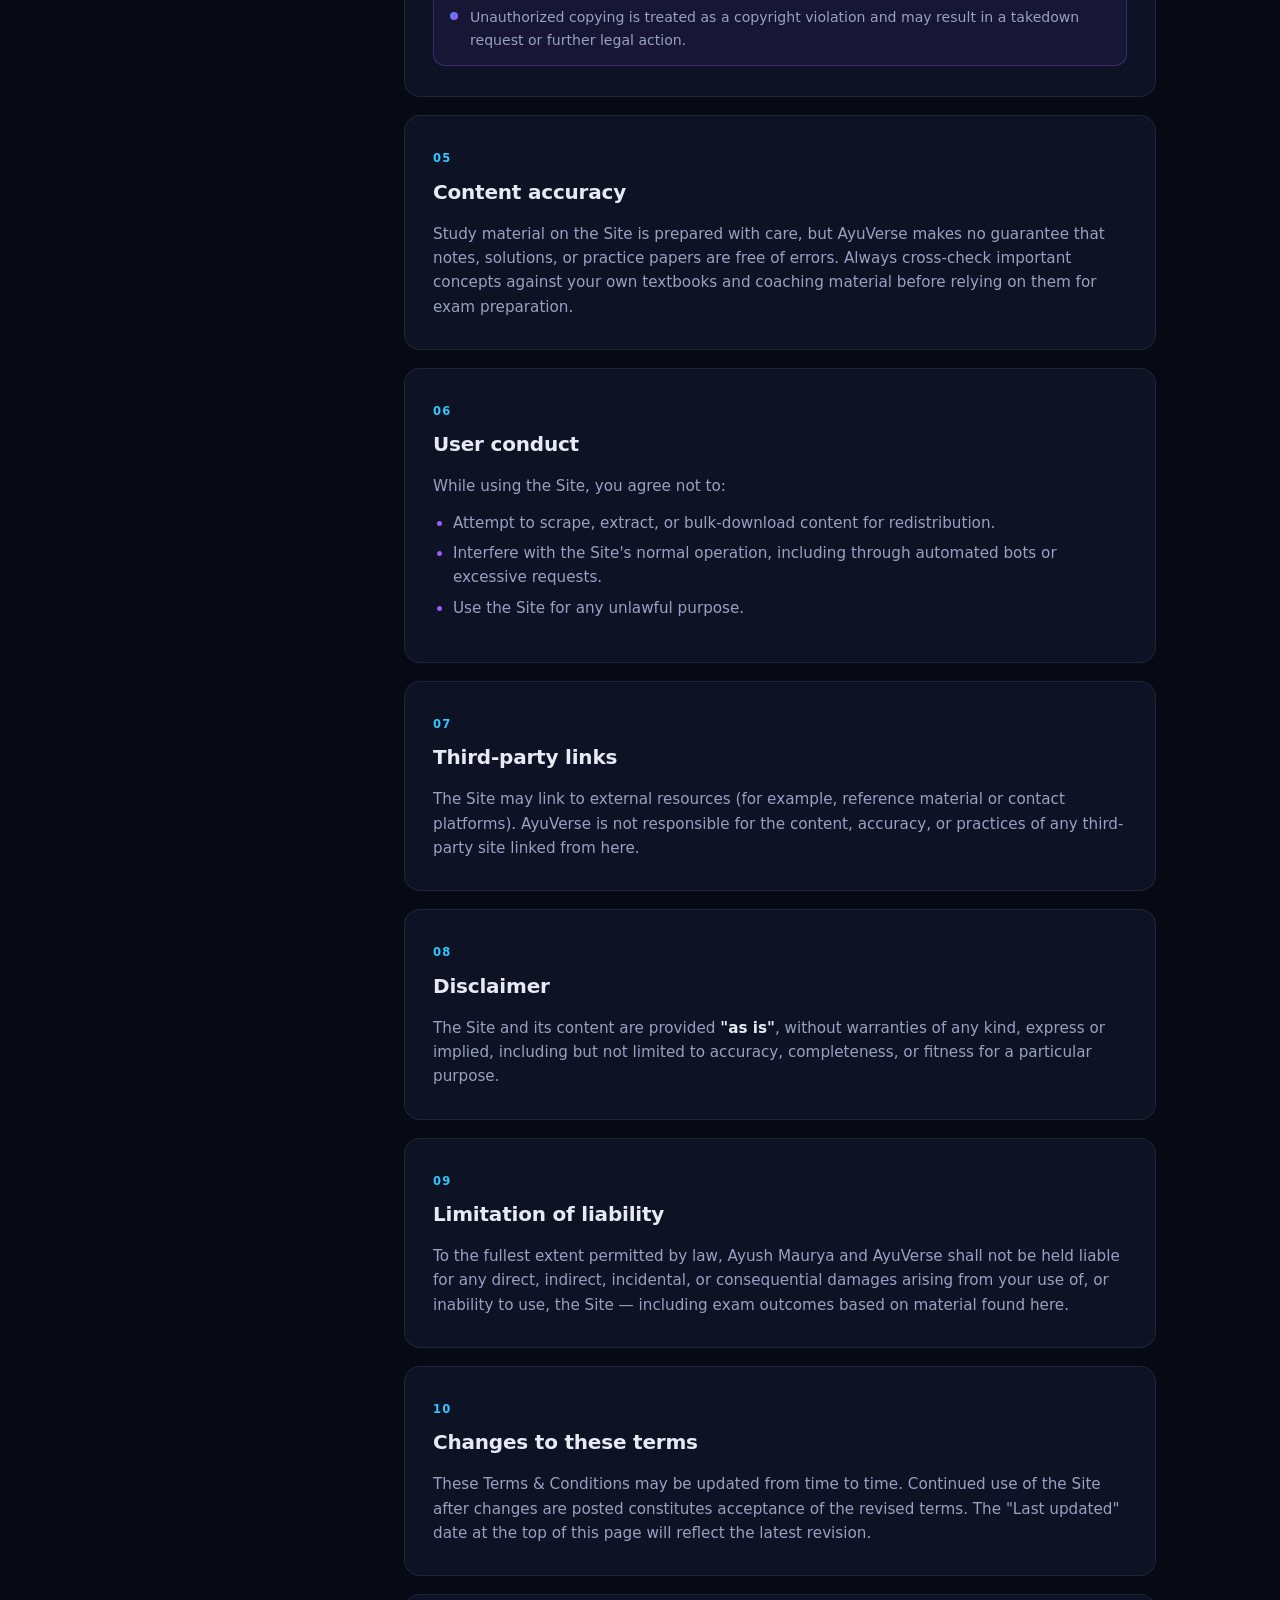
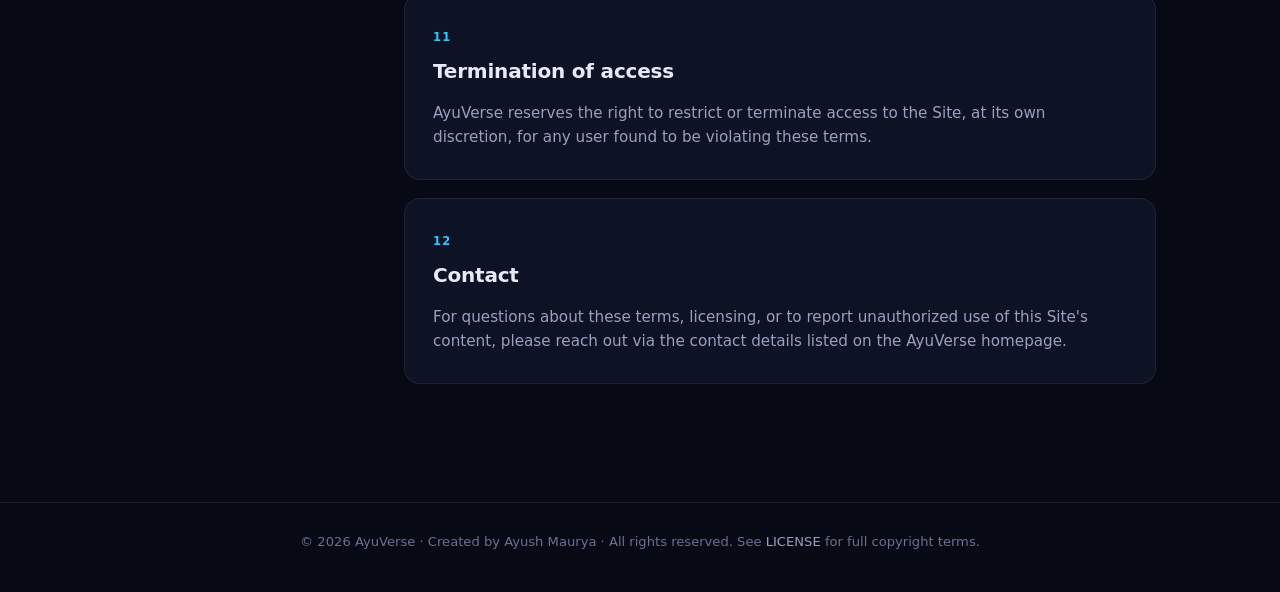
<file: terms.html>
<!DOCTYPE html>
<html lang="en">
<head>
<meta charset="UTF-8">
<meta name="viewport" content="width=device-width, initial-scale=1.0">
<title>Terms &amp; Conditions — AyuVerse</title>
<meta name="description" content="Terms and conditions for using AyuVerse's free JEE Advanced preparation material." />
<link rel="canonical" href="https://maurya-ayush02.github.io/terms.html" />
<!-- Security headers -->
<meta http-equiv="Content-Security-Policy" content="default-src 'self'; script-src 'self'; style-src 'self' 'unsafe-inline'; img-src 'self' data:; connect-src 'none'; frame-ancestors 'none';" />
<meta http-equiv="X-Frame-Options" content="DENY" />
<meta name="referrer" content="strict-origin-when-cross-origin" />
<meta http-equiv="Permissions-Policy" content="camera=(), microphone=(), geolocation=(), payment=()" />
<style>
  :root{
    --bg: #070a14;
    --bg-panel: #0d1224;
    --bg-panel-2: #10162c;
    --border: rgba(255,255,255,0.08);
    --text: #e7e9f4;
    --text-dim: #9aa0c0;
    --text-faint: #6b7094;
    --accent-a: #4f7dff;
    --accent-b: #9b5cff;
    --accent-c: #33c7ff;
  }
  *{ box-sizing: border-box; }
  html{ scroll-behavior: smooth; }
  body{
    margin:0;
    background:
      radial-gradient(1100px 500px at 15% -10%, rgba(79,125,255,0.18), transparent 60%),
      radial-gradient(900px 500px at 100% 0%, rgba(155,92,255,0.14), transparent 55%),
      var(--bg);
    color: var(--text);
    font-family: "Inter", "Segoe UI", system-ui, -apple-system, sans-serif;
    line-height: 1.6;
    -webkit-font-smoothing: antialiased;
  }
  a{ color: var(--accent-c); text-decoration: none; }
  a:hover{ text-decoration: underline; }
  a:focus-visible, button:focus-visible{
    outline: 2px solid var(--accent-c);
    outline-offset: 3px;
    border-radius: 4px;
  }
  /* ---------- Top bar ---------- */
  header.topbar{
    position: sticky;
    top: 0;
    z-index: 10;
    display:flex;
    align-items:center;
    justify-content:space-between;
    padding: 18px 24px;
    background: rgba(7,10,20,0.75);
    backdrop-filter: blur(10px);
    border-bottom: 1px solid var(--border);
  }
  .brand{
    display:flex; align-items:center; gap:10px;
    font-weight: 700;
    font-size: 1.05rem;
    letter-spacing: 0.2px;
  }
  .brand .mark{
    width: 30px; height: 30px;
    display:grid; place-items:center;
    font-size: 1.1rem;
  }
  .brand .name span{
    background: linear-gradient(120deg, var(--accent-a), var(--accent-b));
    -webkit-background-clip: text;
    background-clip: text;
    color: transparent;
  }
  header.topbar .back{
    font-size: 0.85rem;
    color: var(--text-dim);
    border: 1px solid var(--border);
    padding: 7px 14px;
    border-radius: 100px;
    transition: border-color .2s ease, color .2s ease;
  }
  header.topbar .back:hover{
    color: var(--text);
    border-color: var(--accent-c);
    text-decoration: none;
  }
  /* ---------- Hero ---------- */
  .hero{
    max-width: 880px;
    margin: 0 auto;
    padding: 64px 24px 40px;
    text-align: left;
  }
  .eyebrow{
    display:inline-flex;
    align-items:center;
    gap: 8px;
    font-size: 0.72rem;
    letter-spacing: 0.14em;
    text-transform: uppercase;
    color: var(--accent-c);
    border: 1px solid rgba(51,199,255,0.35);
    background: rgba(51,199,255,0.08);
    padding: 6px 12px;
    border-radius: 100px;
    margin-bottom: 20px;
  }
  h1{
    font-size: clamp(2rem, 5vw, 2.8rem);
    margin: 0 0 14px;
    letter-spacing: -0.02em;
    line-height: 1.15;
  }
  .hero p.lede{
    color: var(--text-dim);
    font-size: 1.02rem;
    max-width: 60ch;
    margin: 0 0 6px;
  }
  .meta-row{
    display:flex;
    gap: 18px;
    flex-wrap: wrap;
    margin-top: 22px;
    font-size: 0.82rem;
    color: var(--text-faint);
  }
  .meta-row strong{ color: var(--text-dim); font-weight: 600; }
  /* ---------- Layout ---------- */
  .layout{
    max-width: 1080px;
    margin: 0 auto;
    padding: 0 24px 100px;
    display: grid;
    grid-template-columns: 240px 1fr;
    gap: 40px;
    align-items: start;
  }
  /* ---------- TOC ---------- */
  nav.toc{
    position: sticky;
    top: 88px;
    background: var(--bg-panel);
    border: 1px solid var(--border);
    border-radius: 14px;
    padding: 18px 16px;
  }
  nav.toc h2{
    font-size: 0.7rem;
    text-transform: uppercase;
    letter-spacing: 0.12em;
    color: var(--text-faint);
    margin: 0 0 12px;
    font-weight: 600;
  }
  nav.toc ol{
    list-style: none;
    margin:0; padding:0;
    counter-reset: toc;
    display:flex;
    flex-direction: column;
    gap: 2px;
  }
  nav.toc li{ counter-increment: toc; }
  nav.toc a{
    display:flex;
    gap: 10px;
    align-items:flex-start;
    color: var(--text-dim);
    font-size: 0.86rem;
    padding: 7px 8px;
    border-radius: 8px;
    transition: background .15s ease, color .15s ease;
  }
  nav.toc a::before{
    content: counter(toc);
    flex: none;
    width: 20px; height: 20px;
    border-radius: 6px;
    display:grid; place-items:center;
    font-size: 0.7rem;
    font-weight: 700;
    background: rgba(255,255,255,0.06);
    color: var(--text-faint);
  }
  nav.toc a:hover{
    background: rgba(255,255,255,0.04);
    color: var(--text);
    text-decoration:none;
  }
  /* ---------- Content ---------- */
  main.content{ min-width: 0; }
  section.clause{
    background: var(--bg-panel);
    border: 1px solid var(--border);
    border-radius: 16px;
    padding: 28px 28px 30px;
    margin-bottom: 18px;
    scroll-margin-top: 90px;
  }
  section.clause .num{
    display:inline-block;
    font-size: 0.72rem;
    font-weight: 700;
    letter-spacing: 0.1em;
    color: var(--accent-c);
    margin-bottom: 8px;
  }
  section.clause h2{
    font-size: 1.25rem;
    margin: 0 0 14px;
    letter-spacing: -0.01em;
  }
  section.clause p{
    color: var(--text-dim);
    margin: 0 0 12px;
    font-size: 0.95rem;
  }
  section.clause p:last-child{ margin-bottom: 0; }
  section.clause ul{
    margin: 0 0 12px;
    padding-left: 20px;
    color: var(--text-dim);
    font-size: 0.95rem;
  }
  section.clause li{ margin-bottom: 6px; }
  section.clause li::marker{ color: var(--accent-b); }
  section.clause strong{ color: var(--text); font-weight: 600; }
  .callout{
    display:flex;
    gap: 12px;
    background: rgba(155,92,255,0.08);
    border: 1px solid rgba(155,92,255,0.28);
    border-radius: 12px;
    padding: 14px 16px;
    font-size: 0.88rem;
    color: var(--text-dim);
    margin-top: 4px;
  }
  .callout .dot{
    flex:none;
    width: 8px; height:8px;
    margin-top: 6px;
    border-radius: 50%;
    background: linear-gradient(120deg, var(--accent-a), var(--accent-b));
  }
  /* ---------- Footer ---------- */
  footer.legal-footer{
    border-top: 1px solid var(--border);
    padding: 28px 24px 40px;
    text-align:center;
    color: var(--text-faint);
    font-size: 0.82rem;
  }
  footer.legal-footer a{ color: var(--text-dim); }
  /* ---------- Responsive ---------- */
  @media (max-width: 860px){
    .layout{ grid-template-columns: 1fr; }
    nav.toc{
      position: static;
      order: -1;
    }
    nav.toc ol{
      display: grid;
      grid-template-columns: 1fr 1fr;
      gap: 4px;
    }
  }
  @media (max-width: 480px){
    .hero{ padding: 48px 18px 28px; }
    .layout{ padding: 0 16px 70px; }
    section.clause{ padding: 22px 18px 24px; }
    nav.toc ol{ grid-template-columns: 1fr; }
  }
  @media (prefers-reduced-motion: reduce){
    html{ scroll-behavior: auto; }
  }
</style>
</head>
<body>

<header class="topbar">
  <div class="brand">
    <span class="mark">🔺</span>
    <span class="name">Ayu<span>Verse</span></span>
  </div>
  <a class="back" href="index.html">← Back to site</a>
</header>

<section class="hero">
  <span class="eyebrow">Legal · Effective 15 July 2026</span>
  <h1>Terms &amp; Conditions</h1>
  <p class="lede">
    These terms explain what you can and can't do with AyuVerse — the study
    material stays free to use, but the site itself isn't free to copy.
    Please read this before using the platform.
  </p>
  <div class="meta-row">
    <span><strong>Last updated:</strong> 15 July 2026</span>
    <span><strong>Applies to:</strong> maurya-ayush02.github.io</span>
    <span><strong>Owner:</strong> Ayush Maurya</span>
  </div>
</section>

<div class="layout">
  <nav class="toc" aria-label="Table of contents">
    <h2>On this page</h2>
    <ol>
      <li><a href="#acceptance">Acceptance of terms</a></li>
      <li><a href="#use-of-site">Use of the site</a></li>
      <li><a href="#ip">Intellectual property</a></li>
      <li><a href="#no-copying">No copying or redistribution</a></li>
      <li><a href="#accounts">Content accuracy</a></li>
      <li><a href="#conduct">User conduct</a></li>
      <li><a href="#links">Third-party links</a></li>
      <li><a href="#disclaimer">Disclaimer</a></li>
      <li><a href="#liability">Limitation of liability</a></li>
      <li><a href="#changes">Changes to these terms</a></li>
      <li><a href="#termination">Termination of access</a></li>
      <li><a href="#contact">Contact</a></li>
    </ol>
  </nav>

  <main class="content">
    <section class="clause" id="acceptance">
      <span class="num">01</span>
      <h2>Acceptance of terms</h2>
      <p>
        By accessing or using AyuVerse ("the Site"), you agree to be bound by
        these Terms &amp; Conditions. If you do not agree with any part of
        these terms, please discontinue use of the Site immediately.
      </p>
    </section>

    <section class="clause" id="use-of-site">
      <span class="num">02</span>
      <h2>Use of the site</h2>
      <p>
        AyuVerse provides free study material — notes, previous year papers,
        practice tests, and formula sheets — for students preparing for JEE
        Advanced. You may:
      </p>
      <ul>
        <li>View and use the content on the Site for personal, non-commercial study.</li>
        <li>Share a direct link to the live Site with other students.</li>
      </ul>
      <p>
        Access is provided free of charge and no account or payment is
        required.
      </p>
    </section>

    <section class="clause" id="ip">
      <span class="num">03</span>
      <h2>Intellectual property</h2>
      <p>
        All content on this Site — including source code, design, layout,
        graphics, branding (the name "AyuVerse" and its logo), study notes,
        and any other original material — is the exclusive property of
        <strong>Ayush Maurya</strong>, unless explicitly credited otherwise.
      </p>
      <p>
        This ownership is protected under applicable copyright law and is
        further detailed in the Site's
        <a href="LICENSE">LICENSE</a>.
      </p>
    </section>

    <section class="clause" id="no-copying">
      <span class="num">04</span>
      <h2>No copying or redistribution</h2>
      <p>Without prior written consent from the owner, you may <strong>not</strong>:</p>
      <ul>
        <li>Copy, clone, reproduce, or redistribute the Site's code, design, or content, in whole or in part.</li>
        <li>Host, mirror, or deploy the Site (or a substantial portion of it) on another domain, repository, or platform.</li>
        <li>Modify or create derivative works based on the Site's design or material.</li>
        <li>Use the Site's name, logo, or branding to represent another project.</li>
        <li>Use any part of the Site for commercial purposes.</li>
      </ul>
      <div class="callout">
        <span class="dot"></span>
        <span>
          Unauthorized copying is treated as a copyright violation and may
          result in a takedown request or further legal action.
        </span>
      </div>
    </section>

    <section class="clause" id="accounts">
      <span class="num">05</span>
      <h2>Content accuracy</h2>
      <p>
        Study material on the Site is prepared with care, but AyuVerse makes
        no guarantee that notes, solutions, or practice papers are free of
        errors. Always cross-check important concepts against your own
        textbooks and coaching material before relying on them for exam
        preparation.
      </p>
    </section>

    <section class="clause" id="conduct">
      <span class="num">06</span>
      <h2>User conduct</h2>
      <p>While using the Site, you agree not to:</p>
      <ul>
        <li>Attempt to scrape, extract, or bulk-download content for redistribution.</li>
        <li>Interfere with the Site's normal operation, including through automated bots or excessive requests.</li>
        <li>Use the Site for any unlawful purpose.</li>
      </ul>
    </section>

    <section class="clause" id="links">
      <span class="num">07</span>
      <h2>Third-party links</h2>
      <p>
        The Site may link to external resources (for example, reference
        material or contact platforms). AyuVerse is not responsible for the
        content, accuracy, or practices of any third-party site linked from
        here.
      </p>
    </section>

    <section class="clause" id="disclaimer">
      <span class="num">08</span>
      <h2>Disclaimer</h2>
      <p>
        The Site and its content are provided <strong>"as is"</strong>,
        without warranties of any kind, express or implied, including but
        not limited to accuracy, completeness, or fitness for a particular
        purpose.
      </p>
    </section>

    <section class="clause" id="liability">
      <span class="num">09</span>
      <h2>Limitation of liability</h2>
      <p>
        To the fullest extent permitted by law, Ayush Maurya and AyuVerse
        shall not be held liable for any direct, indirect, incidental, or
        consequential damages arising from your use of, or inability to use,
        the Site — including exam outcomes based on material found here.
      </p>
    </section>

    <section class="clause" id="changes">
      <span class="num">10</span>
      <h2>Changes to these terms</h2>
      <p>
        These Terms &amp; Conditions may be updated from time to time.
        Continued use of the Site after changes are posted constitutes
        acceptance of the revised terms. The "Last updated" date at the top
        of this page will reflect the latest revision.
      </p>
    </section>

    <section class="clause" id="termination">
      <span class="num">11</span>
      <h2>Termination of access</h2>
      <p>
        AyuVerse reserves the right to restrict or terminate access to the
        Site, at its own discretion, for any user found to be violating
        these terms.
      </p>
    </section>

    <section class="clause" id="contact">
      <span class="num">12</span>
      <h2>Contact</h2>
      <p>
        For questions about these terms, licensing, or to report
        unauthorized use of this Site's content, please reach out via the
        contact details listed on the AyuVerse homepage.
      </p>
    </section>
  </main>
</div>

<footer class="legal-footer">
  © 2026 AyuVerse · Created by Ayush Maurya · All rights reserved. See <a href="LICENSE">LICENSE</a> for full copyright terms.
</footer>

</body>
</html>
</file>
<file: css/style.css>
/* ==========================================================
   AyuVerse — Design tokens
   Palette sampled directly from the AyuVerse logo artwork.
========================================================== */
:root {
  --bg-void: #060814;
  --bg-surface: #0d0f20;
  --bg-surface-2: #161933;
  --bg-surface-3: #1d2140;

  --c-cyan: #00c3fa;
  --c-blue: #0d7cf5;
  --c-indigo: #4b3bdc;
  --c-violet: #6b28f0;

  --text-primary: #f3f4fb;
  --text-secondary: #9a9dc2;
  --text-tertiary: #63668a;

  --border-soft: rgba(124, 100, 255, 0.16);
  --border-strong: rgba(124, 100, 255, 0.36);

  --gradient-brand: linear-gradient(90deg, var(--c-cyan) 0%, var(--c-blue) 45%, var(--c-violet) 100%);
  --gradient-radial: radial-gradient(circle at center, rgba(75, 59, 220, 0.35), transparent 70%);

  --font-display: "Space Grotesk", sans-serif;
  --font-body: "Inter", sans-serif;
  --font-mono: "JetBrains Mono", monospace;

  --container-w: 1180px;
  --radius-sm: 10px;
  --radius-md: 16px;
  --radius-lg: 24px;

  --shadow-glow: 0 8px 40px rgba(75, 59, 220, 0.25);
  --ease: cubic-bezier(0.22, 1, 0.36, 1);
}

/* ==========================================================
   Reset & base
========================================================== */
*, *::before, *::after { box-sizing: border-box; }
html { scroll-behavior: smooth; width: 100%; max-width: 100%; overflow-x: hidden; }

body {
  margin: 0;
  width: 100%;
  min-width: 0;
  background: var(--bg-void);
  color: var(--text-primary);
  font-family: var(--font-body);
  font-size: 16px;
  line-height: 1.6;
  -webkit-font-smoothing: antialiased;
  overflow-x: hidden;
  position: relative;
}

/* subtle fixed starfield atmosphere */
body::before {
  content: "";
  position: fixed;
  inset: 0;
  z-index: -3;
  background-image:
    radial-gradient(1.5px 1.5px at 20% 30%, rgba(255, 255, 255, .55), transparent),
    radial-gradient(1.5px 1.5px at 70% 65%, rgba(255, 255, 255, .4), transparent),
    radial-gradient(1px 1px at 50% 15%, rgba(255, 255, 255, .35), transparent),
    radial-gradient(1px 1px at 85% 40%, rgba(255, 255, 255, .3), transparent),
    radial-gradient(1.5px 1.5px at 10% 80%, rgba(255, 255, 255, .35), transparent),
    radial-gradient(1px 1px at 35% 92%, rgba(255, 255, 255, .3), transparent),
    radial-gradient(1.5px 1.5px at 92% 85%, rgba(255, 255, 255, .4), transparent);
  background-repeat: repeat;
  background-size: 340px 340px;
  opacity: .5;
  pointer-events: none;
}

img { max-width: 100%; display: block; }
a { color: inherit; text-decoration: none; }
ul { list-style: none; margin: 0; padding: 0; }
button { font: inherit; background: none; border: none; cursor: pointer; color: inherit; }
h1, h2, h3, h4 { font-family: var(--font-display); font-weight: 600; margin: 0; line-height: 1.15; letter-spacing: -0.01em; }
p { margin: 0; }

.container { max-width: var(--container-w); margin-inline: auto; padding-inline: 1.5rem; }

.skip-link {
  position: absolute; left: -999px; top: 0; z-index: 300;
  background: var(--c-blue); color: #fff; padding: .75rem 1.25rem; border-radius: 0 0 8px 0;
  font-weight: 600; font-size: .9rem;
}
.skip-link:focus { left: 0; }

:focus-visible {
  outline: 2px solid var(--c-cyan);
  outline-offset: 3px;
  border-radius: 4px;
}

.eyebrow {
  display: flex;
  align-items: center;
  gap: .5rem;
  font-family: var(--font-mono);
  font-size: .8rem;
  letter-spacing: .06em;
  text-transform: uppercase;
  color: var(--c-cyan);
  margin: 0 0 .9rem;
}

.text-gradient {
  background: var(--gradient-brand);
  -webkit-background-clip: text;
  background-clip: text;
  color: transparent;
}

/* ==========================================================
   Buttons
========================================================== */
.btn {
  display: inline-flex; align-items: center; justify-content: center; gap: .5rem;
  padding: .9rem 1.7rem;
  border-radius: 999px;
  font-family: var(--font-body); font-weight: 600; font-size: .95rem;
  transition: transform .25s var(--ease), box-shadow .25s var(--ease), background .25s var(--ease), border-color .25s var(--ease);
  border: 1px solid transparent;
  white-space: nowrap;
  cursor: pointer;
}
.btn--primary { background: var(--gradient-brand); color: #050611; box-shadow: var(--shadow-glow); }
.btn--primary:hover { transform: translateY(-2px); box-shadow: 0 14px 44px rgba(75, 59, 220, .4); }
.btn--ghost { background: rgba(255, 255, 255, .02); border-color: var(--border-strong); color: var(--text-primary); }
.btn--ghost:hover { background: rgba(255, 255, 255, .06); border-color: var(--c-cyan); }
.btn--sm { padding: .6rem 1.3rem; font-size: .85rem; }

/* ==========================================================
   Ticker
========================================================== */
.ticker {
  background: var(--bg-surface);
  border-bottom: 1px solid var(--border-soft);
  overflow: hidden;
  white-space: nowrap;
  padding: .55rem 0;
}
.ticker__track { display: flex; width: max-content; animation: ticker-scroll 32s linear infinite; }
.ticker:hover .ticker__track { animation-play-state: paused; }
.ticker__group { display: flex; align-items: center; }
.ticker__group span {
  font-family: var(--font-mono);
  font-size: .78rem;
  letter-spacing: .02em;
  color: var(--text-secondary);
  padding-inline: 1.75rem;
}
@keyframes ticker-scroll {
  from { transform: translateX(0); }
  to { transform: translateX(-50%); }
}

/* ==========================================================
   Header / Nav
========================================================== */
.header {
  position: sticky; top: 0; z-index: 100;
  background: rgba(6, 8, 20, .72);
  backdrop-filter: blur(14px);
  -webkit-backdrop-filter: blur(14px);
  border-bottom: 1px solid var(--border-soft);
}
.nav { display: flex; align-items: center; justify-content: space-between; height: 76px; position: relative; }
.nav__brand { display: flex; align-items: center; gap: .65rem; flex-shrink: 0; }
.nav__icon { width: 36px; height: 36px; object-fit: contain; }
.nav__wordmark { font-family: var(--font-display); font-weight: 700; font-size: 1.25rem; color: var(--text-primary); }
.nav__wordmark span { background: var(--gradient-brand); -webkit-background-clip: text; background-clip: text; color: transparent; }

.nav__menu { display: flex; align-items: center; gap: 2.4rem; }
.nav__links { display: flex; align-items: center; gap: 2.1rem; }
.nav__links > li > a {
  font-size: .92rem; font-weight: 500; color: var(--text-secondary);
  transition: color .2s; position: relative; padding: .3rem 0;
}
.nav__links > li > a:hover { color: var(--text-primary); }
.nav__links > li > a::after {
  content: ""; position: absolute; left: 0; right: 0; bottom: -2px; height: 2px;
  background: var(--gradient-brand); transform: scaleX(0); transform-origin: left;
  transition: transform .25s var(--ease);
}
.nav__links > li > a:hover::after { transform: scaleX(1); }

.nav__dropdown { position: relative; }
.nav__dropdown-toggle {
  display: flex; align-items: center; gap: .4rem;
  font-size: .92rem; font-weight: 500; color: var(--text-secondary);
  padding: .3rem 0;
}
.nav__dropdown-toggle svg { transition: transform .25s var(--ease); }
.nav__dropdown-toggle[aria-expanded="true"] svg { transform: rotate(180deg); }
.nav__dropdown-toggle:hover { color: var(--text-primary); }

.nav__dropdown-panel {
  position: absolute; top: calc(100% + 18px); left: 50%; transform: translateX(-50%) translateY(8px);
  background: var(--bg-surface-2); border: 1px solid var(--border-soft);
  border-radius: var(--radius-md); padding: .6rem;
  display: flex; flex-direction: column; gap: .2rem;
  min-width: 210px;
  opacity: 0; visibility: hidden; pointer-events: none;
  transition: opacity .2s var(--ease), transform .2s var(--ease), visibility .2s;
  box-shadow: 0 20px 50px rgba(0, 0, 0, .45);
}
.nav__dropdown:hover .nav__dropdown-panel,
.nav__dropdown-panel.is-open {
  opacity: 1; visibility: visible; pointer-events: auto; transform: translateX(-50%) translateY(0);
}
.nav__dropdown-panel a {
  display: flex; align-items: center; gap: .8rem;
  padding: .5rem .6rem; border-radius: var(--radius-sm);
  font-size: .88rem; color: var(--text-secondary);
  transition: background .2s, color .2s;
}
.nav__dropdown-panel a:hover { background: var(--bg-surface-3); color: var(--text-primary); }
.nav__dropdown-panel img { width: 30px; height: 30px; object-fit: contain; border-radius: 6px; }

.nav__toggle { display: none; flex-direction: column; gap: 5px; width: 26px; z-index: 120; }
.nav__toggle span { display: block; height: 2px; background: var(--text-primary); border-radius: 2px; transition: transform .25s var(--ease), opacity .25s var(--ease); }
.nav__toggle[aria-expanded="true"] span:nth-child(1) { transform: translateY(7px) rotate(45deg); }
.nav__toggle[aria-expanded="true"] span:nth-child(2) { opacity: 0; }
.nav__toggle[aria-expanded="true"] span:nth-child(3) { transform: translateY(-7px) rotate(-45deg); }

.nav__scrim {
  position: fixed; inset: 0; background: rgba(3, 4, 10, .6);
  opacity: 0; visibility: hidden; transition: opacity .3s var(--ease), visibility .3s;
  z-index: 105;
}
.nav__scrim.is-open { opacity: 1; visibility: visible; }

/* ==========================================================
   Hero
========================================================== */
.hero { position: relative; padding: 8rem 0 7rem; overflow: hidden; text-align: center; isolation: isolate; }
.hero__canvas { position: absolute; inset: 0; width: 100%; height: 100%; z-index: -2; opacity: .6; }
.hero__glow {
  position: absolute; top: -22%; left: 50%; transform: translateX(-50%);
  width: 900px; height: 900px; max-width: 150vw;
  background: var(--gradient-radial);
  z-index: -1; pointer-events: none;
}
.hero__inner { max-width: 780px; margin-inline: auto; }
.hero .eyebrow { justify-content: center; }
.hero__title { font-size: clamp(2.4rem, 5.5vw, 4.2rem); color: var(--text-primary); margin-bottom: 1.4rem; }
.hero__subtitle { font-size: 1.15rem; color: var(--text-secondary); max-width: 600px; margin: 0 auto 2.4rem; }
.hero__actions { display: flex; gap: 1rem; justify-content: center; flex-wrap: wrap; }

/* ==========================================================
   Shared section layout
========================================================== */
.subjects, .resources, .about, .cta { padding: 6rem 0; }
.section-head { max-width: 640px; margin: 0 auto 3.5rem; text-align: center; }
.section-head .eyebrow { justify-content: center; }
.section-head h2 { font-size: clamp(1.8rem, 3.4vw, 2.6rem); margin-bottom: .9rem; }
.section-head__sub { color: var(--text-secondary); font-size: 1.05rem; }

/* ==========================================================
   Subjects
========================================================== */
.subject-grid { display: grid; grid-template-columns: repeat(3, 1fr); gap: 1.75rem; }
.subject-card {
  background: var(--bg-surface);
  border: 1px solid var(--border-soft);
  border-radius: var(--radius-lg);
  overflow: hidden;
  transition: transform .35s var(--ease), border-color .35s var(--ease), box-shadow .35s var(--ease);
}
.subject-card:hover { transform: translateY(-6px); border-color: var(--border-strong); box-shadow: 0 24px 60px rgba(0, 0, 0, .35); }
.subject-card__art {
  aspect-ratio: 4 / 3.2;
  background: radial-gradient(circle at 50% 42%, rgba(107, 40, 240, .22), transparent 68%), var(--bg-surface);
  display: flex; align-items: center; justify-content: center;
  padding: 2rem;
}
.subject-card__art img { width: 100%; height: 100%; object-fit: contain; filter: drop-shadow(0 10px 30px rgba(75, 59, 220, .35)); transition: transform .5s var(--ease); }
.subject-card:hover .subject-card__art img { transform: scale(1.05); }
.subject-card__body { padding: 1.75rem; }
.subject-card__body h3 { font-size: 1.35rem; margin-bottom: .6rem; }
.subject-card__body p { color: var(--text-secondary); font-size: .95rem; margin-bottom: 1.3rem; min-height: 3.2em; }
.subject-card__link { display: inline-flex; align-items: center; gap: .4rem; font-weight: 600; font-size: .92rem; color: var(--c-cyan); }
.subject-card__link span { transition: transform .25s var(--ease); display: inline-block; }
.subject-card__link:hover span { transform: translateX(4px); }

/* ==========================================================
   Resources
========================================================== */
.resource-grid { display: grid; grid-template-columns: repeat(4, 1fr); gap: 1.5rem; }
.resource-tile {
  background: var(--bg-surface);
  border: 1px solid var(--border-soft);
  border-radius: var(--radius-md);
  padding: 1.8rem 1.6rem;
  transition: border-color .3s, transform .3s var(--ease);
}
.resource-tile:hover { border-color: var(--border-strong); transform: translateY(-4px); }
.resource-tile__icon {
  width: 44px; height: 44px; border-radius: 12px;
  background: var(--gradient-brand);
  display: flex; align-items: center; justify-content: center;
  margin-bottom: 1.1rem;
}
.resource-tile__icon svg { width: 22px; height: 22px; color: #050611; }
.resource-tile h3 { font-size: 1.05rem; margin-bottom: .5rem; }
.resource-tile p { color: var(--text-secondary); font-size: .9rem; }

/* ==========================================================
   About
========================================================== */
.about__inner { display: grid; grid-template-columns: .8fr 1fr; gap: 4rem; align-items: center; }
.about__art { display: flex; justify-content: center; }
.about__art img { max-width: 320px; filter: drop-shadow(0 20px 60px rgba(75, 59, 220, .35)); }
.about__content h2 { font-size: clamp(1.7rem, 3vw, 2.3rem); margin-bottom: 1.2rem; }
.about__content p { color: var(--text-secondary); font-size: 1.05rem; margin-bottom: 1rem; }
.about__content p:last-child { color: var(--text-primary); font-weight: 600; margin-bottom: 0; }

/* ==========================================================
   Creator card
========================================================== */
.creator-card {
  display: flex;
  align-items: center;
  gap: 1.75rem;
  background: var(--bg-surface);
  border: 1px solid var(--border-soft);
  border-radius: var(--radius-lg);
  padding: 2rem 2.4rem;
  margin-top: 3rem;
  max-width: 560px;
  margin-inline: auto;
  transition: border-color .3s, box-shadow .3s;
}
.creator-card:hover { border-color: var(--border-strong); box-shadow: var(--shadow-glow); }
.creator-card__avatar {
  flex-shrink: 0;
  width: 64px; height: 64px;
  border-radius: 50%;
  background: var(--gradient-brand);
  display: flex; align-items: center; justify-content: center;
  font-family: var(--font-display); font-weight: 700; font-size: 1.3rem;
  color: #050611;
  letter-spacing: .02em;
}
.creator-card__info { display: flex; flex-direction: column; gap: .4rem; }
.creator-card__info .eyebrow { margin: 0; }
.creator-card__info h3 { font-size: 1.25rem; margin: 0; }
.creator-card__meta {
  display: flex; flex-direction: column; gap: .45rem;
  margin-top: .5rem;
}
.creator-card__meta li {
  display: flex; align-items: center; gap: .5rem;
  color: var(--text-secondary); font-size: .9rem;
}
.creator-card__meta svg { width: 15px; height: 15px; flex-shrink: 0; color: var(--c-cyan); }

/* ==========================================================
   CTA
========================================================== */
.cta { text-align: center; }
.cta__inner h2 { font-size: clamp(1.8rem, 3.4vw, 2.6rem); margin-bottom: .9rem; }
.cta__inner p { color: var(--text-secondary); font-size: 1.05rem; margin-bottom: 2rem; }

/* ==========================================================
   Footer
========================================================== */
.footer { border-top: 1px solid var(--border-soft); padding-top: 4rem; background: var(--bg-surface); }
.footer__inner { display: grid; grid-template-columns: 1.4fr repeat(3, .8fr); gap: 2.5rem; padding-bottom: 3rem; }
.footer__brand p { color: var(--text-secondary); margin-top: .8rem; font-size: .92rem; }
.footer__links h4 { font-family: var(--font-mono); font-size: .78rem; letter-spacing: .06em; text-transform: uppercase; color: var(--text-tertiary); margin-bottom: 1.1rem; font-weight: 500; }
.footer__links ul { display: flex; flex-direction: column; gap: .7rem; }
.footer__links a { color: var(--text-secondary); font-size: .92rem; transition: color .2s; }
.footer__links a:hover { color: var(--c-cyan); }
.footer__bottom { border-top: 1px solid var(--border-soft); padding: 1.5rem; text-align: center; }
.footer__bottom p { color: var(--text-tertiary); font-size: .85rem; }

/* ==========================================================
   Not-found page
========================================================== */
.notfound { min-height: 70vh; display: flex; align-items: center; justify-content: center; text-align: center; padding: 4rem 1.5rem; }
.notfound__code { font-family: var(--font-mono); color: var(--c-cyan); font-size: 1rem; margin-bottom: 1rem; letter-spacing: .06em; }
.notfound h1 { font-size: clamp(2rem, 5vw, 3rem); margin-bottom: 1rem; }
.notfound p { color: var(--text-secondary); font-size: 1.05rem; margin-bottom: 2rem; max-width: 480px; margin-inline: auto; }

/* ==========================================================
   Subject placeholder pages
========================================================== */
.subject-hero { padding: 7rem 0 6rem; text-align: center; }
.subject-hero__art { width: 140px; height: 140px; object-fit: contain; margin: 0 auto 2rem; filter: drop-shadow(0 10px 30px rgba(75, 59, 220, .35)); }
.subject-hero h1 { font-size: clamp(2.2rem, 5vw, 3.2rem); margin-bottom: 1.1rem; }
.subject-hero p { color: var(--text-secondary); font-size: 1.1rem; max-width: 560px; margin: 0 auto 2.2rem; }
.subject-hero .btn { margin: 0 auto; }

/* ==========================================================
   Responsive
========================================================== */
@media (max-width: 980px) {
  .subject-grid { grid-template-columns: 1fr; }
  .resource-grid { grid-template-columns: repeat(2, 1fr); }
  .about__inner { grid-template-columns: 1fr; text-align: center; gap: 2.5rem; }
  .about__content p:last-child { margin-inline: auto; }
  .footer__inner { grid-template-columns: 1fr 1fr; }
}

@media (max-width: 1024px) {
  .nav__toggle { display: flex; }
  .nav__menu {
    position: fixed; top: 0; right: 0; height: 100vh; width: min(320px, 88vw);
    background: var(--bg-surface-2);
    border-left: 1px solid var(--border-soft);
    padding: 5rem 1.5rem 2rem;
    display: flex; flex-direction: column; align-items: flex-start; gap: 0;
    transform: translateX(100%);
    visibility: hidden;
    transition: transform .35s var(--ease), visibility .35s var(--ease);
    z-index: 110;
    overflow-y: auto;
  }
  .nav__menu.is-open { transform: translateX(0); visibility: visible; }

  /* Nav links list */
  .nav__links {
    flex-direction: column; align-items: flex-start;
    gap: 0; width: 100%;
  }
  .nav__links > li {
    width: 100%;
    border-bottom: 1px solid var(--border-soft);
  }
  .nav__links > li > a {
    display: flex; align-items: center;
    font-size: 1rem; font-weight: 500;
    padding: .9rem 0;
    min-height: 44px;
    width: 100%;
  }

  /* Subjects dropdown toggle — full-width tappable row */
  .nav__dropdown { width: 100%; overflow: visible; }
  .nav__dropdown-toggle {
    width: 100%; justify-content: space-between;
    font-size: 1rem; font-weight: 500;
    padding: .9rem 0;
    min-height: 44px;
    border-bottom: none;
    color: var(--text-secondary);
  }
  .nav__dropdown-toggle:hover,
  .nav__dropdown-toggle[aria-expanded="true"] { color: var(--text-primary); }

  /* Subjects panel — hidden by default, accordion reveal */
  .nav__dropdown-panel {
    position: static;
    transform: none;
    opacity: 1;
    visibility: visible;
    pointer-events: none;
    box-shadow: none;
    background: transparent;
    border: none;
    border-radius: 0;
    padding: 0;
    margin-left: 1rem;
    max-height: 0;
    overflow: hidden;
    transition: max-height .35s var(--ease);
    min-width: unset;
    width: calc(100% - 1rem);
  }
  .nav__dropdown-panel.is-open {
    max-height: 260px;
    pointer-events: auto;
    padding: .25rem 0;
  }

  /* Subject links — explicit bright text, no thumbnail images */
  .nav__dropdown-panel a {
    padding: .75rem 1rem;
    font-size: .95rem;
    font-weight: 500;
    color: var(--text-primary);
    min-height: 44px;
    border-radius: 6px;
    gap: .6rem;
    display: flex;
    align-items: center;
    background: rgba(255,255,255,0.03);
    margin-bottom: .25rem;
  }
  .nav__dropdown-panel a:last-child { margin-bottom: 0; }
  .nav__dropdown-panel a:hover {
    color: var(--c-cyan);
    background: rgba(255,255,255,0.07);
  }
  .nav__dropdown-panel img { display: none; width: 0; height: 0; }

  /* CTA button */
  .nav__cta {
    align-self: stretch;
    text-align: center;
    margin-top: 1.5rem;
    font-size: .95rem;
  }
}

@media (max-width: 640px) {
  /* Full-width fixes — ticker and all containers */
  .ticker { width: 100%; display: block; }
  .container { width: 100%; box-sizing: border-box; }
  .header, .footer { width: 100%; }
  .hero, .subjects, .resources, .about, .cta { width: 100%; }
  /* Layout fixes */
  .resource-grid { grid-template-columns: 1fr; }
  .hero { padding: 6.5rem 0 5rem; }
  .hero__glow { width: 100vw; }
  .hero__inner { max-width: 100%; }
  .subject-card__art { padding: 1.25rem; }
  .subject-card__body p { min-height: unset; }
  .about__art img { max-width: 100%; }
  .footer__inner { grid-template-columns: 1fr; gap: 2rem; }
}

/* ==========================================================
   Cookie Consent Banner
========================================================== */
@keyframes cookie-slide-up {
  from { transform: translate(-50%, 110%); opacity: 0; }
  to   { transform: translate(-50%, 0);   opacity: 1; }
}
.cookie-banner {
  position: fixed;
  bottom: 1.5rem;
  left: 50%;
  transform: translateX(-50%);
  width: min(720px, calc(100vw - 2rem));
  z-index: 200;
  background: var(--bg-surface-2);
  border: 1px solid var(--border-strong);
  border-radius: var(--radius-lg);
  box-shadow: 0 24px 60px rgba(0, 0, 0, .55), 0 0 0 1px rgba(124, 100, 255, .08);
  animation: cookie-slide-up .45s var(--ease) both;
}
.cookie-banner[hidden] { display: none; }
.cookie-banner__inner {
  display: flex;
  align-items: center;
  gap: 1rem 1.5rem;
  padding: 1.1rem 1.5rem;
  flex-wrap: wrap;
}
.cookie-banner__text {
  flex: 1;
  min-width: min(260px, 100%);
}
.cookie-banner__title {
  font-family: var(--font-display);
  font-weight: 600;
  font-size: .95rem;
  color: var(--text-primary);
  margin-bottom: .25rem;
}
.cookie-banner__text p:last-child {
  color: var(--text-secondary);
  font-size: .84rem;
  line-height: 1.5;
}
.cookie-banner__actions {
  display: flex;
  gap: .6rem;
  flex-shrink: 0;
  align-items: center;
}
@media (max-width: 540px) {
  .cookie-banner {
    bottom: 0;
    left: 0;
    right: 0;
    transform: none;
    width: 100%;
    border-radius: var(--radius-lg) var(--radius-lg) 0 0;
    animation: cookie-slide-up-mobile .45s var(--ease) both;
  }
  @keyframes cookie-slide-up-mobile {
    from { transform: translateY(110%); opacity: 0; }
    to   { transform: translateY(0);    opacity: 1; }
  }
  .cookie-banner__inner {
    padding: 1rem 1.25rem 1.25rem;
    flex-direction: column;
    align-items: stretch;
    gap: .75rem;
  }
  .cookie-banner__actions {
    width: 100%;
    gap: .5rem;
  }
  .cookie-banner__actions .btn {
    flex: 1;
  }
}

/* ==========================================================
   Toast
========================================================== */
@keyframes toast-in  { from { opacity: 0; transform: translateY(8px); } to { opacity: 1; transform: translateY(0); } }
@keyframes toast-out { from { opacity: 1; } to { opacity: 0; } }
.toast {
  position: fixed;
  bottom: 1.5rem;
  right: 1.5rem;
  z-index: 210;
  display: flex;
  align-items: flex-start;
  gap: .65rem;
  background: var(--bg-surface-2);
  border: 1px solid rgba(0, 195, 250, .35);
  border-radius: var(--radius-md);
  padding: .9rem 1.1rem;
  max-width: 340px;
  box-shadow: 0 12px 40px rgba(0, 0, 0, .4);
  color: var(--text-primary);
  font-size: .88rem;
  line-height: 1.5;
  animation: toast-in .35s var(--ease) both;
}
.toast[hidden] { display: none; }
.toast svg { flex-shrink: 0; margin-top: 1px; color: var(--c-cyan); }
.toast--out { animation: toast-out .35s var(--ease) forwards; }

/* ==========================================================
   Subject hub (feature grid)
========================================================== */
.hub { padding: 4.5rem 0 5.5rem; }
.hub__head { text-align: center; max-width: 640px; margin: 0 auto 3rem; }
.hub__head .eyebrow { justify-content: center; }
.hub__art { width: 96px; height: 96px; object-fit: contain; margin: 0 auto 1.4rem; filter: drop-shadow(0 10px 30px rgba(75, 59, 220, .35)); }
.hub__head h1 { font-size: clamp(2rem, 4.5vw, 3rem); margin-bottom: 1rem; }
.hub__head p { color: var(--text-secondary); font-size: 1.05rem; }

.hub-grid { display: grid; grid-template-columns: repeat(3, 1fr); gap: 1.5rem; }

.hub-card {
  position: relative;
  display: flex;
  flex-direction: column;
  background: var(--bg-surface);
  border: 1px solid var(--border-soft);
  border-radius: var(--radius-lg);
  padding: 1.8rem 1.7rem;
  transition: transform .35s var(--ease), border-color .35s var(--ease), box-shadow .35s var(--ease);
}
.hub-card__icon {
  width: 52px; height: 52px; border-radius: 14px;
  background: var(--bg-surface-3);
  border: 1px solid var(--border-soft);
  display: flex; align-items: center; justify-content: center;
  margin-bottom: 1.2rem;
}
.hub-card__icon svg { width: 26px; height: 26px; color: var(--c-cyan); }
.hub-card h3 { font-size: 1.2rem; margin-bottom: .5rem; }
.hub-card p { color: var(--text-secondary); font-size: .92rem; line-height: 1.55; margin-bottom: 1.3rem; flex: 1; }
.hub-card__cta { display: inline-flex; align-items: center; gap: .4rem; font-weight: 600; font-size: .92rem; color: var(--c-cyan); }
.hub-card__cta span { transition: transform .25s var(--ease); display: inline-block; }

.hub-card__badge {
  position: absolute; top: 1.3rem; right: 1.3rem;
  font-family: var(--font-mono); font-size: .68rem; letter-spacing: .06em; text-transform: uppercase;
  padding: .25rem .6rem; border-radius: 999px; font-weight: 500;
}
.hub-card__badge--live { color: #062015; background: var(--gradient-brand); }
.hub-card__badge--soon { color: var(--text-tertiary); background: rgba(255, 255, 255, .04); border: 1px solid var(--border-soft); }

/* Live cards are interactive */
.hub-card--live { cursor: pointer; }
.hub-card--live:hover { transform: translateY(-6px); border-color: var(--border-strong); box-shadow: 0 24px 60px rgba(0, 0, 0, .35); }
.hub-card--live:hover .hub-card__icon { border-color: var(--border-strong); }
.hub-card--live:hover .hub-card__cta span { transform: translateX(4px); }

/* Coming-soon cards are muted and non-interactive */
.hub-card--soon { opacity: .62; }
.hub-card--soon .hub-card__icon svg { color: var(--text-secondary); }
.hub-card--soon .hub-card__cta { color: var(--text-tertiary); }

@media (max-width: 980px) { .hub-grid { grid-template-columns: repeat(2, 1fr); } }
@media (max-width: 640px) { .hub-grid { grid-template-columns: 1fr; } .hub { padding: 3.5rem 0 4.5rem; } }

/* ==========================================================
   Reduced motion
========================================================== */
@media (prefers-reduced-motion: reduce) {
  html { scroll-behavior: auto; }
  *, *::before, *::after {
    animation-duration: .001ms !important;
    animation-iteration-count: 1 !important;
    transition-duration: .001ms !important;
  }
  .ticker { overflow-x: auto; }
}
</file>
